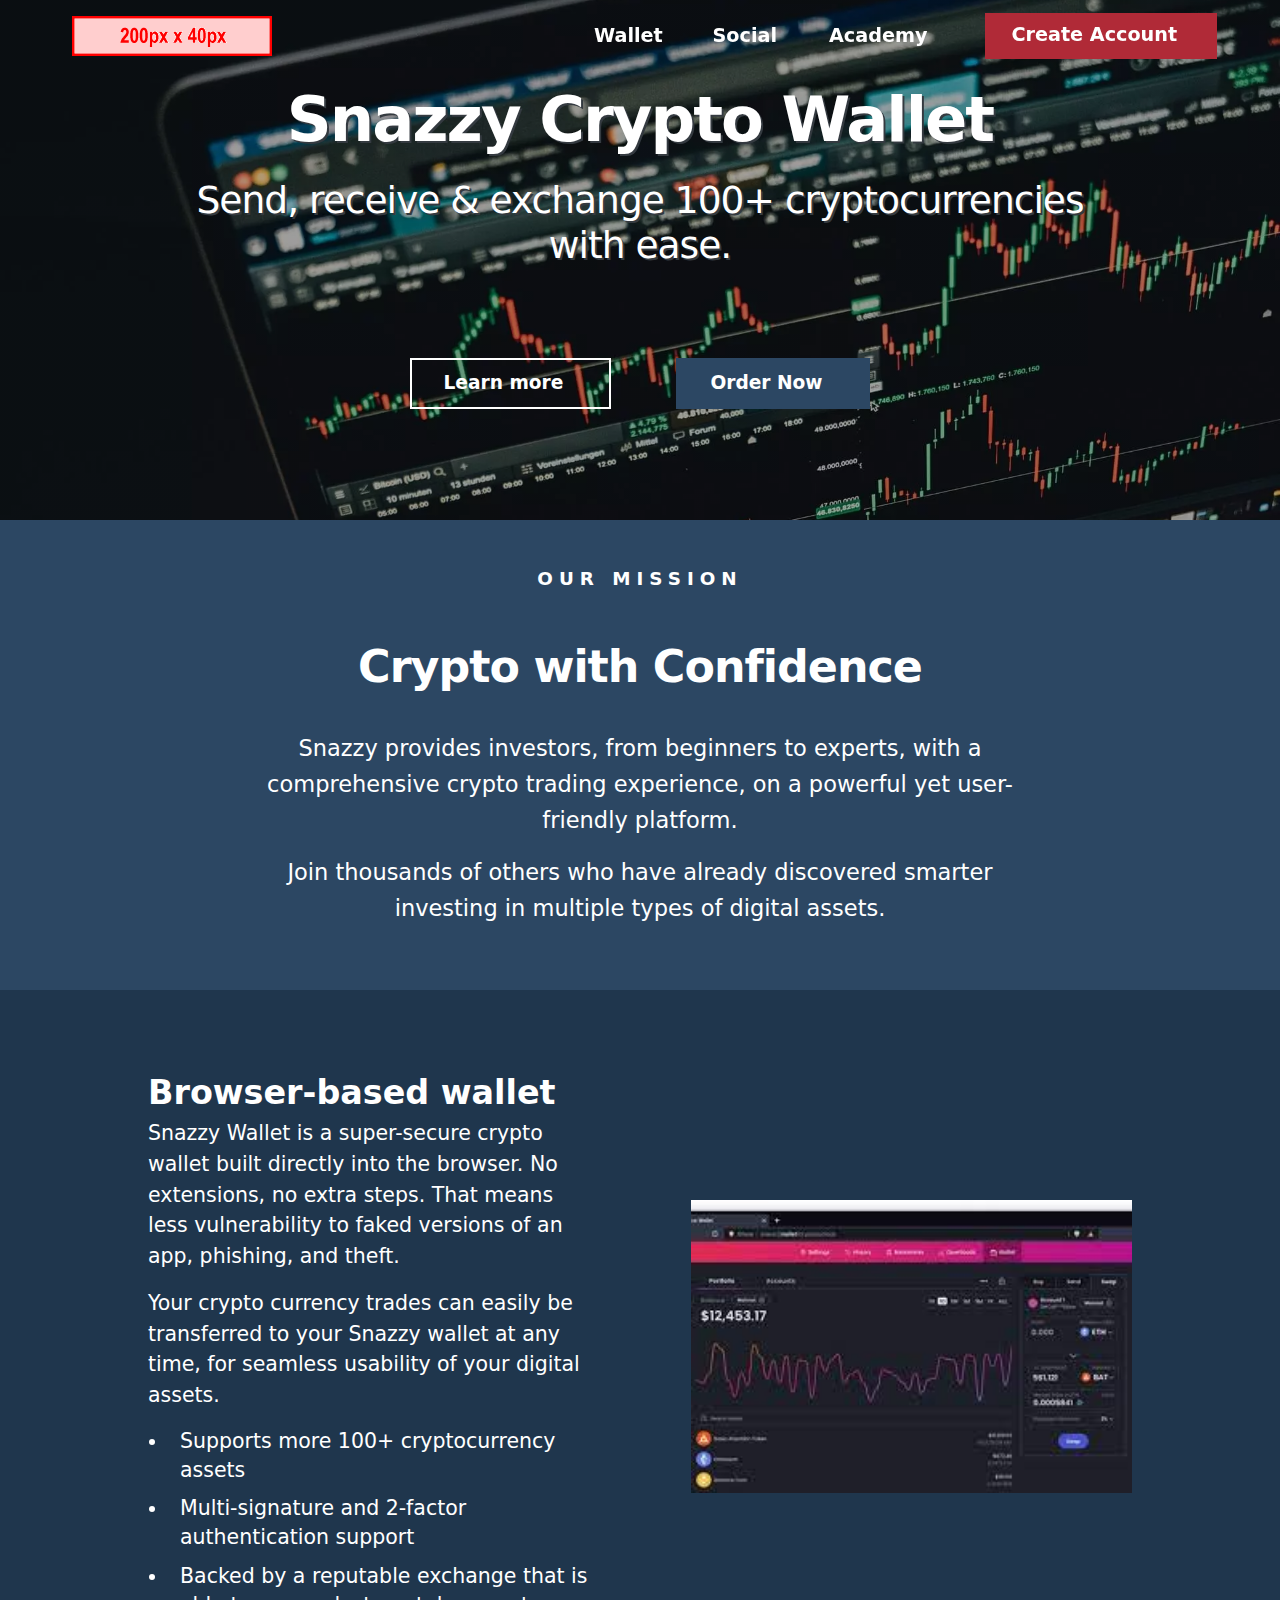
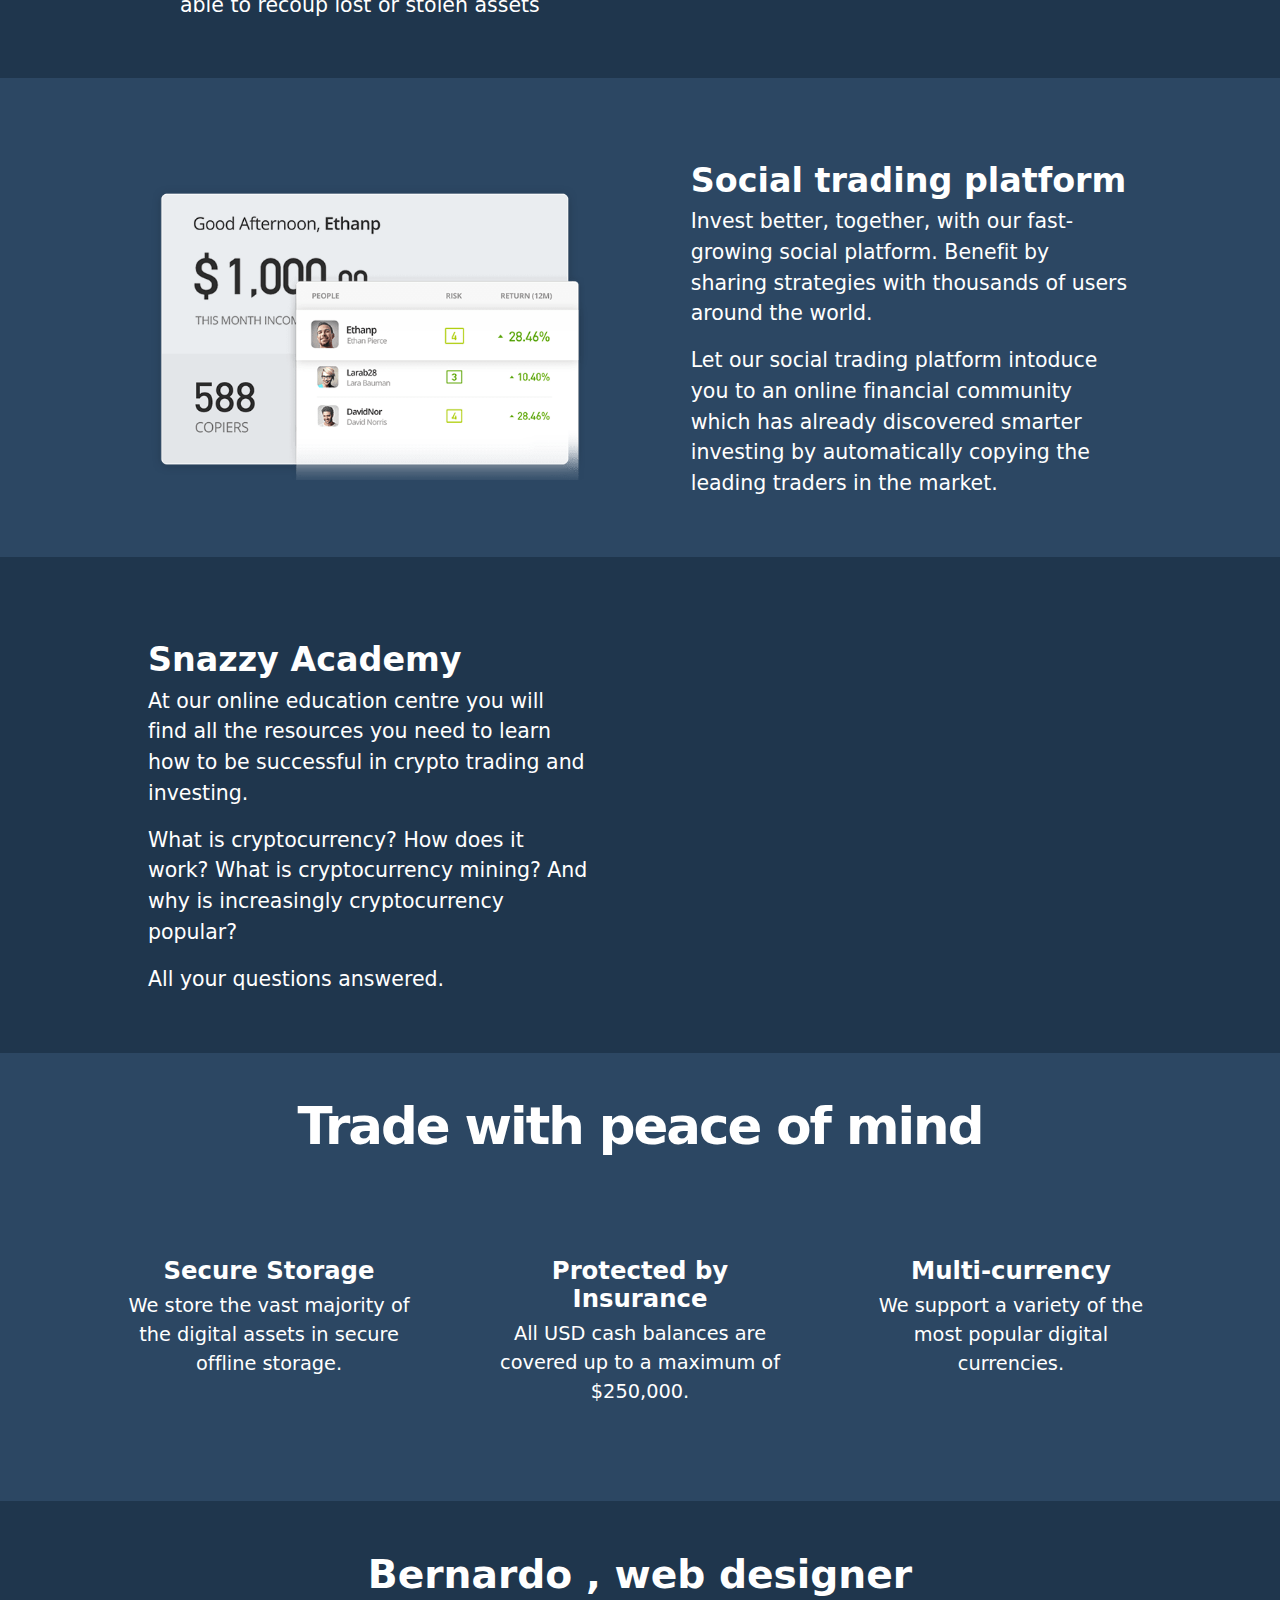
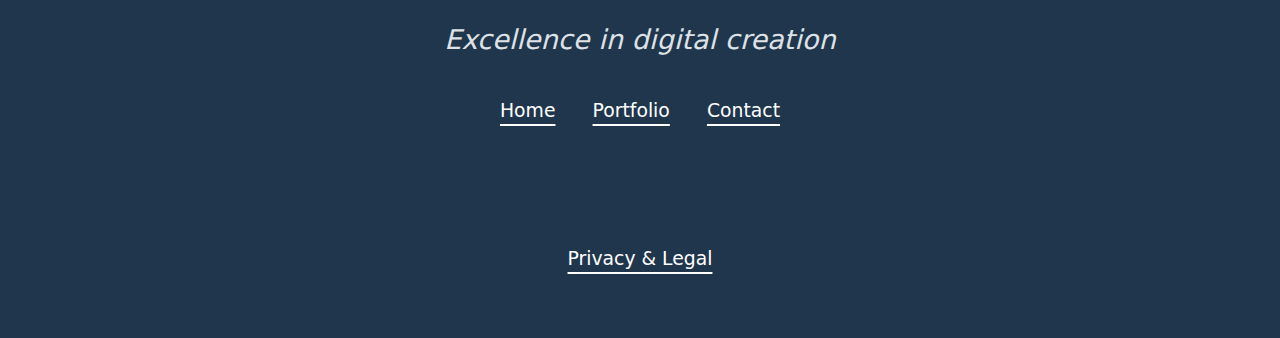
<file: crypto-wallet/index.html>
<!DOCTYPE html>
<html lang="en">
<head>
    <meta charset="UTF-8">
    <meta http-equiv="X-UA-Compatible" content="IE=edge">
    <meta name="viewport" content="width=device-width, initial-scale=1.0">
    <title>Sample Web Page Title</title>
    <meta name="description" content="Sample web page description goes here.">

	<!-- Preload hero image -->
    <link rel="preload" href="assets/img/main.webp" as="image">
   

	<!-- Stylesheets -->
    <link rel="stylesheet" href="assets/css/lunadoge.css" />
    <link rel="stylesheet" href="assets/css/custom.css" />

	<!-- Google Fonts -->
    <link rel="preconnect" href="https://fonts.googleapis.com">
    <link rel="preconnect" href="https://fonts.gstatic.com" crossorigin>
    <link href="https://fonts.googleapis.com/css2?family=Outfit:wght@400;700&display=swap" rel="stylesheet">
    
	<!-- Font Awesome 5 icons -->
	<link href="https://cdnjs.cloudflare.com/ajax/libs/font-awesome/5.14.0/css/all.min.css" rel="stylesheet" integrity="sha512-1PKOgIY59xJ8Co8+NE6FZ+LOAZKjy+KY8iq0G4B3CyeY6wYHN3yt9PW0XpSriVlkMXe40PTKnXrLnZ9+fkDaog==" crossorigin="anonymous">

    <!-- Light Awesome icons -->
    <link rel="stylesheet" href="https://maxst.icons8.com/vue-static/landings/line-awesome/line-awesome/1.3.0/css/line-awesome.min.css">

    <!-- Google Material Design Icons -->
    <link href="https://fonts.googleapis.com/icon?family=Material+Icons+Outlined"
    rel="stylesheet">

</head>


<body>

    <!-- navigation menu -->
   
    <nav class="container-menu menu-desktop menu-sticky">
        <a href="#"><img src="assets/img/website-logo.png" alt="website logo"></a>
        <ul>
            <li><a href="#wallet">Wallet</a></li>
            <li><a href="#social">Social</a></li>
            <li><a href="#academy">Academy</a></li>            
            <li><a href="#" id="btn-cta"><span>Create Account</span><i class="fas fa-arrow-right"></i></a></li>
        </ul>
        <div class="item-icon">
            <div class="bar1"></div>
            <div class="bar2"></div>
            <div class="bar3"></div>
        </div>
    </nav>


    </nav>

    <!-- header hero block -->
    <header>
        <header class="hero-block text-center-desktop text-center-mobile">

            <div class="hero-text-container">
                <h1 class="text-shadow">Snazzy Crypto Wallet</h1>
                <h2 class="text-shadow">Send, receive & exchange 100+ cryptocurrencies with ease.</h2>
            </div>
        
        
                <div class="container-btn">
                    <a href="#about" class="btn btn-secondary"><span>Learn more</span><i class="fas fa-arrow-right"></i></a>
                    <a href="#" class="btn btn-primary"><span>Order Now</span><i class="fas fa-shopping-cart"></i></a>
                   
                </div>
            
            <div class="hero-bg-media">
                <source srcset="img/awesomeWebPImage.webp" type="image/webp">
                <img src="assets/img/main.webp" alt="Placeholder image">
            </div>
    
            <div class="bg-overlay"></div>
        
        </header>
    </header>


    <!-- main content with sections -->
    <main>
        <section class="theme-one text-center" id="about">


            <div class="upper-label">Our Mission</div>

            <h2>Crypto with Confidence</h2>

            <p>Snazzy provides investors, from beginners to experts, with a comprehensive crypto trading experience, on a powerful yet user-friendly platform.</p>

            <p>Join thousands of others who have already discovered smarter investing in multiple types of digital assets.</p>

            </section>


            <section class="container-flex cols-2-split split-image-right theme-two" id="wallet">

                <div class="col-2">

                    <h2>Browser-based wallet</h2>

                    <p>Snazzy Wallet is a super-secure crypto wallet built directly into the browser. No extensions, no extra steps. That means less vulnerability to faked versions of an app, phishing, and theft.</p>

                    <p>Your crypto currency trades can easily be transferred to your Snazzy wallet at any time, for seamless usability of your digital assets.</p>

                <ul>

             <li>Supports more 100+ cryptocurrency assets</li>
             <li>Multi-signature and 2-factor authentication support</li>
             <li>Backed by a reputable exchange that is able to recoup lost or stolen assets</li>

            </ul>
                </div>
        
                <div class="col-2">
                    <figure><img src="assets/img/wallet.jpg" alt="eCommerce"></figure>
                </div>
            </section>

             
		<section class="container-flex cols-2-split theme-three split-image-left" id="social">

		<div class="col-2">

			<h2>Social trading platform</h2>

			<p>Invest better, together, with our fast-growing social platform. Benefit by sharing strategies with thousands of users around the world.</p>

            <p>Let our social trading platform intoduce you to an online financial community which has already discovered smarter investing by automatically copying the leading traders in the market.</p>

		</div>

		<div class="col-2">
			<figure><img src="assets/img/copy_trader.png" alt="eCommerce"></figure>
		</div>
	</section>  

		<section class="container-flex cols-2-split split-image-right theme-four" id="academy">

		<div class="col-2">
			<h2>Snazzy Academy</h2>

			<p>At our online education centre you will find all the resources you need to learn how to be successful in crypto trading and investing.</p>
            <p>What is cryptocurrency? How does it work? What is cryptocurrency mining? And why is increasingly cryptocurrency popular?</p>

           <p>All your questions answered.</p>

	</div>

		<div class="col-2">
			
		<figure>
		<div class="container-video-yt">
		<iframe width="560" height="315" src="https://www.youtube.com/embed/K8qYdD1sC7w" title="YouTube video player" frameborder="0" allow="accelerometer; autoplay; clipboard-write; encrypted-media; gyroscope; picture-in-picture" allowfullscreen></iframe>
    	</section>
       

        <section class="container-flex text-center theme-five">
            <div class="col-1 text-center">
                <h2>Trade with peace of mind</h2>
                
            </div>
    
            <div class="col-3">
                <figure class="icon"><i class="fas fa-database"></i></figure>
                
                <h3>Secure Storage</h3>
                <p>We store the vast majority of the digital assets in secure offline storage.</p>

            </div>
    
            <div class="col-3">
                <figure class="icon"><i class="fas fa-user-lock"></i></figure>
                
                <h3>Protected by Insurance</h3>
                <p>All USD cash balances are covered up to a maximum of $250,000.</p>
            </div>
    
            <div class="col-3">
                <figure class="icon"><i class="fab fa-bitcoin"></i></i></figure>
                
                <h3>Multi-currency</h3>
                <p>We support a variety of the most popular digital currencies.</p>
            </div>
        </section>

    </main>

    
    <!-- footer -->
        <footer>

            <h2>Bernardo , web designer</h2>
    
            <h3>Excellence in digital creation</h3>
    
            <ul class="footer-links">
                <li><a href="../index.html">Home</a></li>
                <li><a href="../portfolio/index.html">Portfolio</a></li>
                <li><a href="Contact/index.html">Contact</a></li>
            </ul>
    
            <ul class="footer-icons">
                <li><a href="https://fa-linkedin.com/nnnnnn" target="_blank"><i class="fab fa-linkedin"></i></a></li>
                <li><a href="https://github.com/username" target="_blank"><i class="fab fa-facebook-square"></i></a></li>
          
            </ul>
    
            <p class="privacy"><a href="privacy.html">Privacy &amp; Legal</a></p>
                 
    </footer>
       
    <script src="assets/js/menu.js"></script>

</body>
</html>
</file>
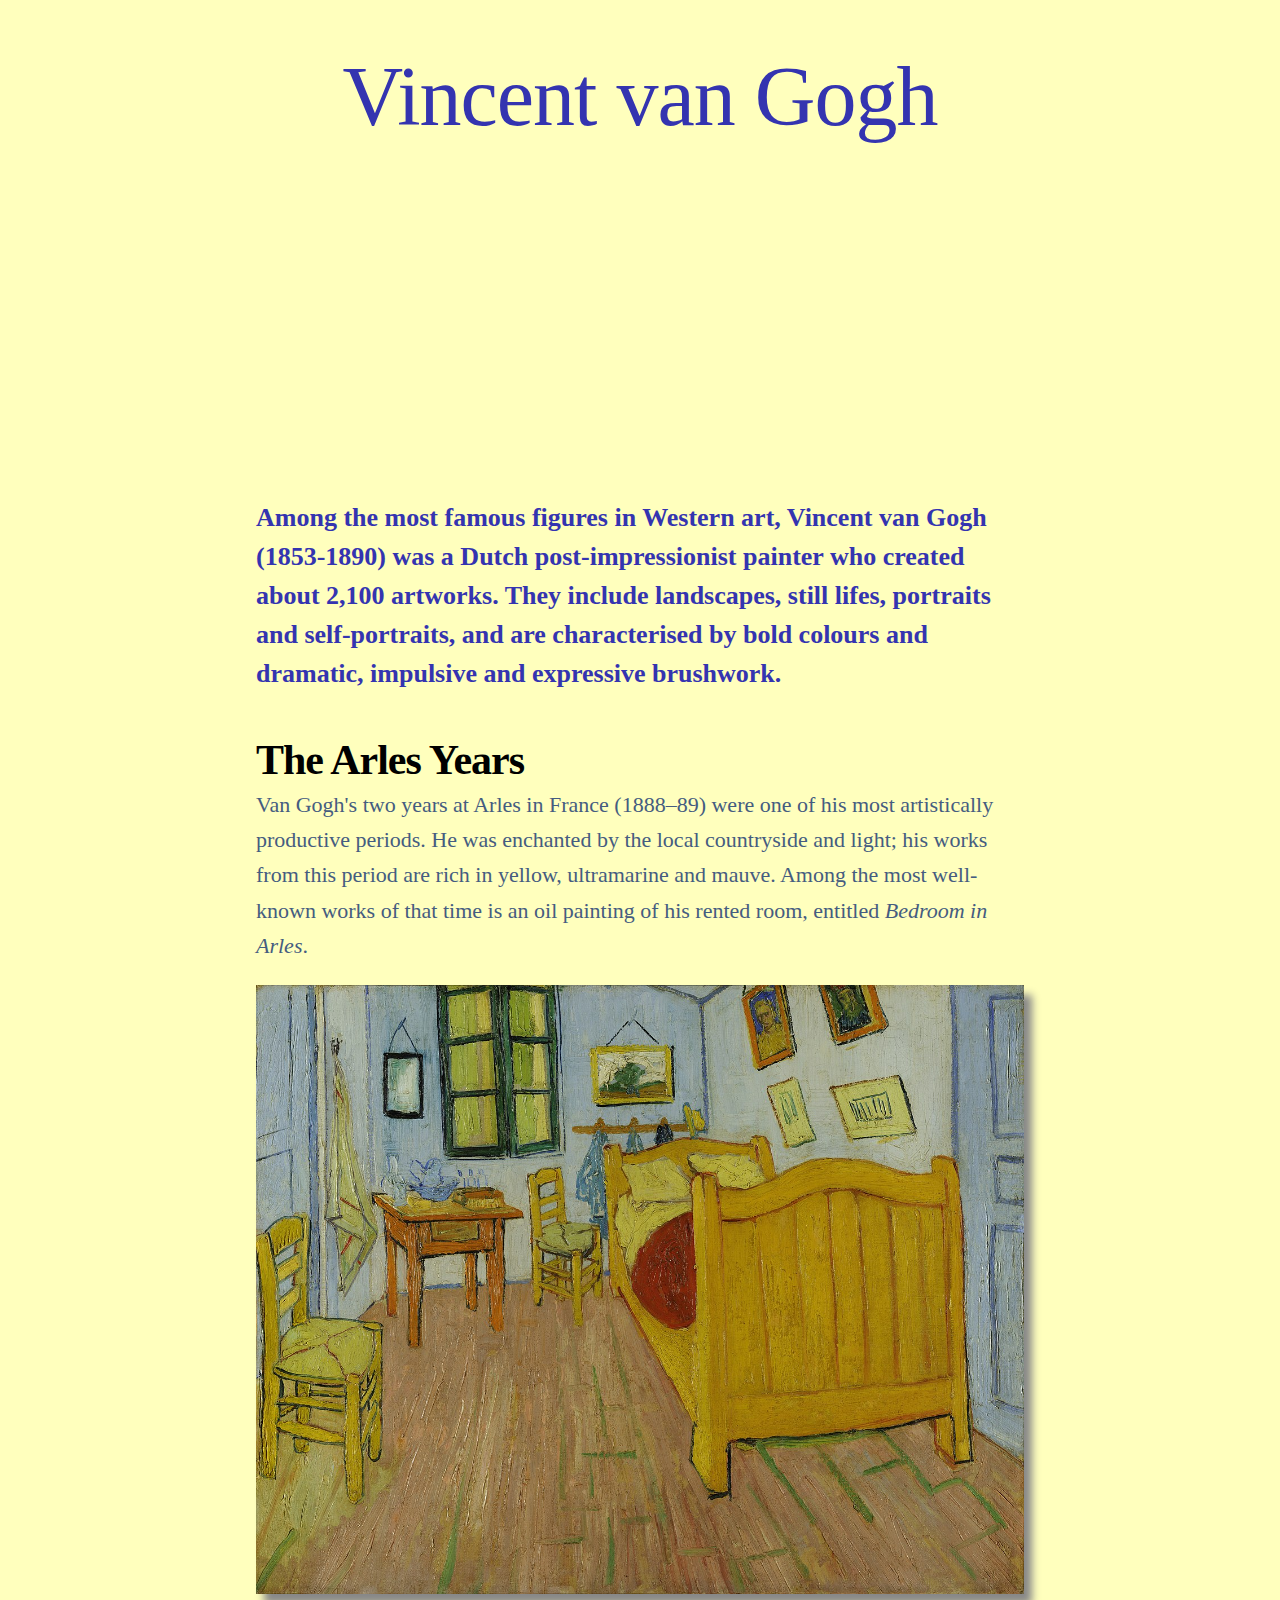
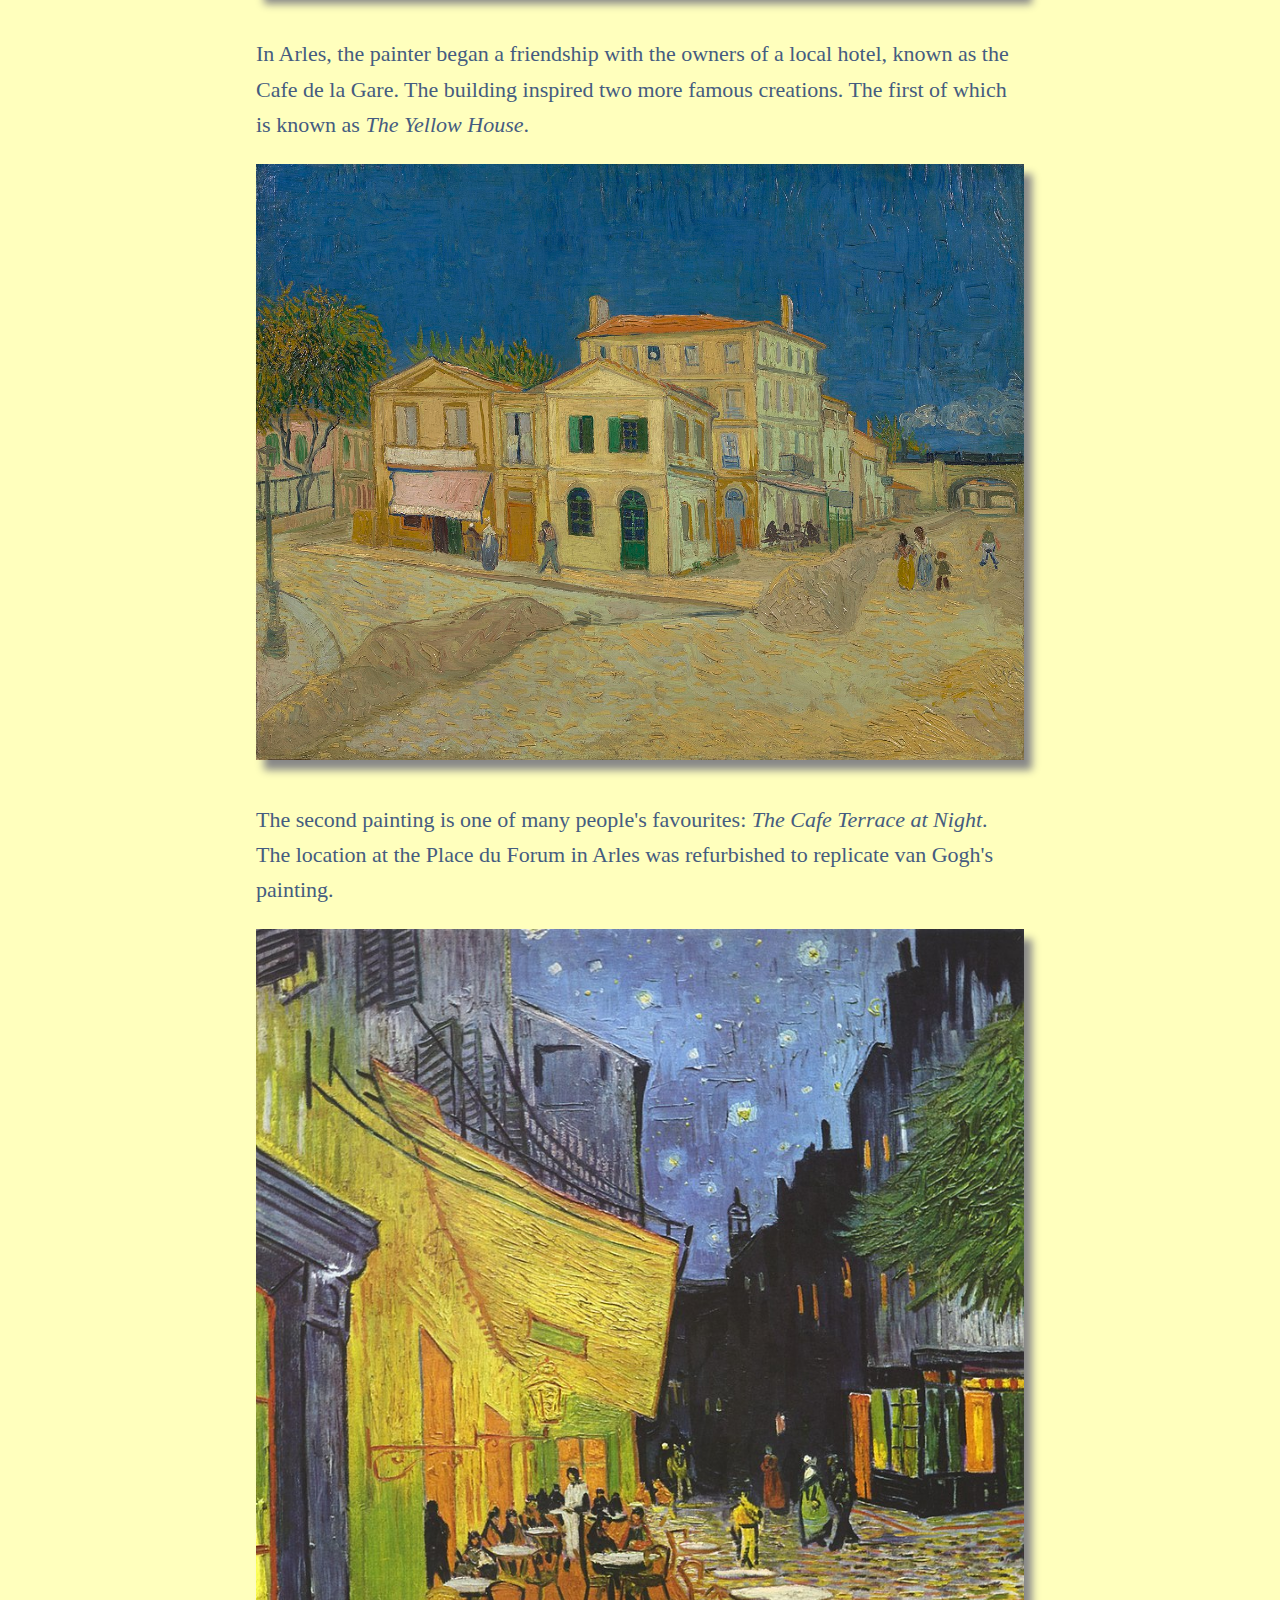
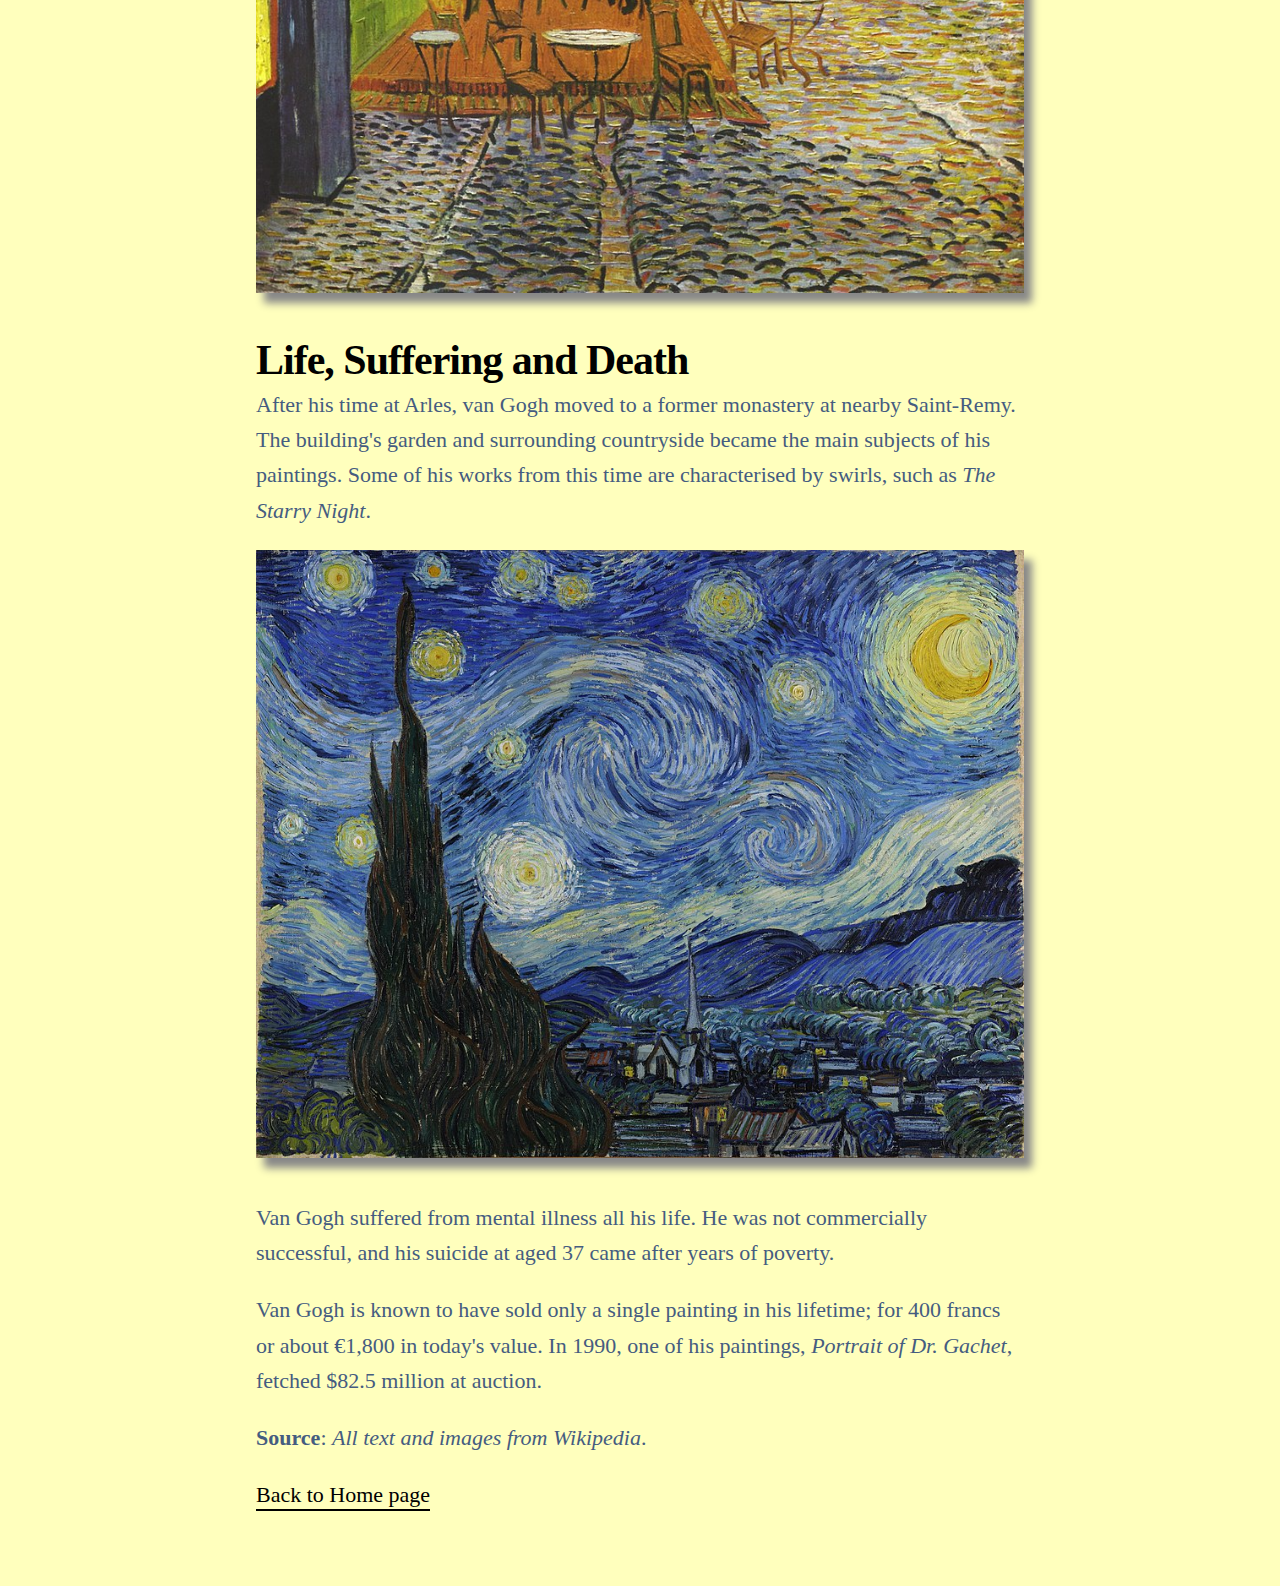
<file: van-gogh/index.html>
<!DOCTYPE html>
<html lang="en">
<head>
    <meta charset="UTF-8">
    <meta http-equiv="X-UA-Compatible" content="IE=edge">
    <meta name="viewport" content="width=device-width, initial-scale=1.0">
    <title>Vicent Van Gogh</title>
    <link rel="stylesheet" href="assets/css/style.css">
    <link rel="preconnect" href="https://fonts.googleapis.com">
    <link rel="preconnect" href="https://fonts.gstatic.com" crossorigin>
    <link href="https://fonts.googleapis.com/css2?family=Merriweather:ital,wght@0,400;0,700;1,400&display=swap" rel="stylesheet">


</head>

<body>
    <h1>Vincent van Gogh</h1>


    <iframe width="560" height="315" src="https://www.youtube.com/embed/wI2i5ca1RT4" title="YouTube video player" frameborder="0" allow="accelerometer; autoplay; clipboard-write; encrypted-media; gyroscope; picture-in-picture" allowfullscreen></iframe>

    <h2>Among the most famous figures in Western art, Vincent van Gogh (1853-1890) was a Dutch post-impressionist
         painter who created about 2,100 artworks. They include landscapes, still lifes, portraits and self-portraits, 
         and are characterised by bold colours and dramatic, impulsive and expressive brushwork.</h2>
    
    <h3>The Arles Years</h3>
    <p>Van Gogh's two years at Arles in France (1888–89) were one of his most artistically productive periods. He was enchanted by the local countryside and light; his works from this period are rich in yellow, ultramarine and mauve. Among the most well-known works of that time is an oil painting of his rented room, entitled <i>Bedroom in Arles</i>.</p>
    
    <img src="assets/img/bedroom-arles-van-gogh.jpg" alt="Bedroom in Arles, Van Gogh" >
    
    <p>In Arles, the painter began a friendship with the owners of a local hotel, known as the Cafe de la Gare. The building inspired two more famous creations. The first of which is known as <i>The Yellow House</i>.</p>  
    
    <img src="assets/img/yellow-house-van-gogh.jpg" alt="The Yellow House, Van Gogh" >
    
    <p>The second painting is one of many people's favourites: <i>The Cafe Terrace at Night</i>. The location at the Place du Forum in Arles was refurbished to replicate van Gogh's painting.</p>
    
    <img src="assets/img/cafe-terrace-at-night-van-gogh.jpg" alt="The Cafe Terrace at Night, Van Gogh" >
    
    <h3>Life, Suffering and Death</h3>
    
    <p>After his time at Arles, van Gogh moved to a former monastery at nearby Saint-Remy. The building's garden and surrounding countryside became the main subjects of his paintings. Some of his works from this time are characterised by swirls, such as <i>The Starry Night</i>.</p>
    
    <img src="assets/img/starry-night-van-gogh.jpg" alt="Starry Night, Van Gogh" >
    
    <p>Van Gogh suffered from mental illness all his life. He was not commercially successful, and his suicide at aged 37 came after years of poverty.</p>
    
    <p>Van Gogh is known to have sold only a single painting in his lifetime; for 400 francs or about €1,800 in today's value. In 1990, one of his paintings, <i>Portrait of Dr. Gachet</i>, fetched $82.5 million at auction.</p>
    
    
    <p><b>Source</b>: <i>All text and images from Wikipedia</i>.</p>
    <p><a href="../index.html">Back to Home page</a></p> 


</body>
</html>
</file>
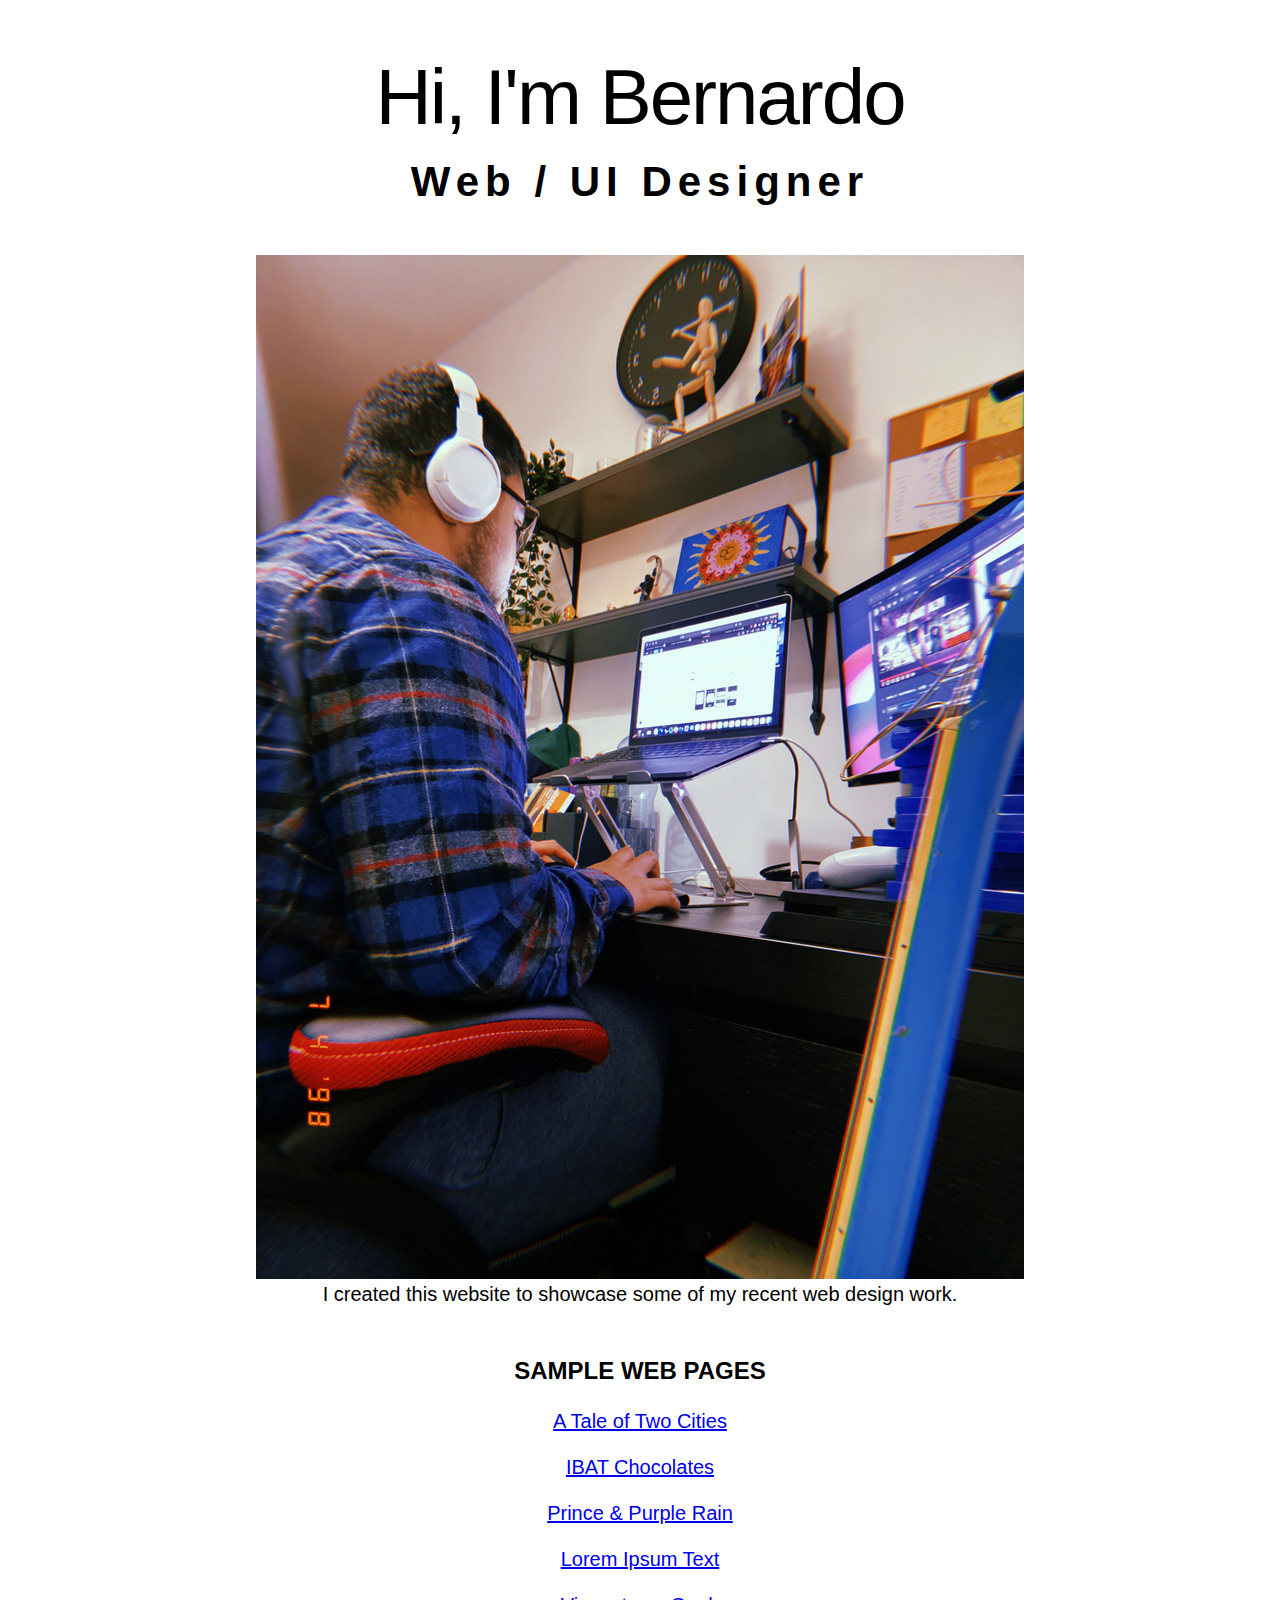
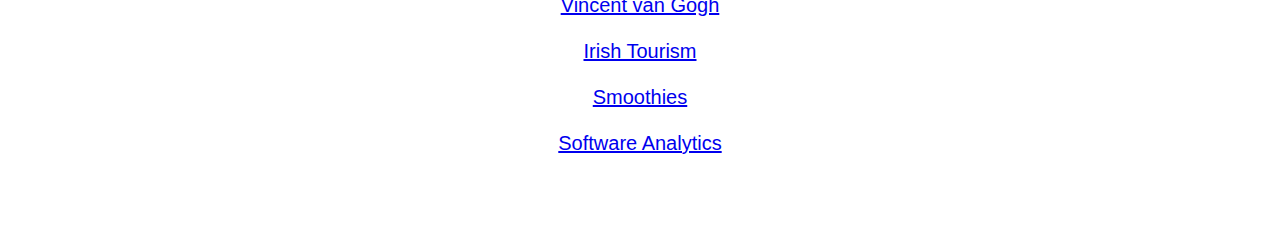
<file: exercises.html>
<!DOCTYPE html>
<html lang="en">
<head>
    <meta charset="UTF-8">
    <meta name="viewport" content="width=device-width, initial-scale=1.0">
    <title>Bernardo | Creative Digital Designer</title>
    <meta name="description" content="Hi I'm Mary, a UI & UX designer based in Dublin. Mobile and Responsive Web Design, eCommerce Websites, Branding and Logo Design."> 
    <link rel="stylesheet" href="assets/css/global.css">  

<!-- Global site tag (gtag.js) - Google Analytics -->
<script async src="https://www.googletagmanager.com/gtag/js?id=G-5YZ7WE96LW"></script>
<script>
  window.dataLayer = window.dataLayer || [];
  function gtag(){dataLayer.push(arguments);}
  gtag('js', new Date());

  gtag('config', 'G-5YZ7WE96LW');
</script>


</head>

<body>

    <h1>Hi, I'm Bernardo</h1>  

    <h2>Web / UI Designer</h2>

    <img src="assets/img/becomputer.jpg" alt="Computer">

    <p>I created this website to showcase some of my recent web design work.</p>  

    <h3>Sample Web Pages</h3>
    <p><a href="exercises/page-1.html">A Tale of Two Cities</a></p>
    <p><a href="exercises/page-2.html">IBAT Chocolates</a></p>
    <p><a href="exercises/page-3.html">Prince & Purple Rain</a></p>
    <p><a href="exercises/page-4.html">Lorem Ipsum Text</a></p>
    <p><a href="exercises/page-5.html">Vincent van Gogh</a></p> 
    <p><a href="exercises/page-6.html">Irish Tourism</a></p> 
    <p><a href="exercises/page-7.html">Smoothies</a></p> 
    <p><a href="exercises/page-8.html">Software Analytics</a></p> 

</body>
</html>
</file>
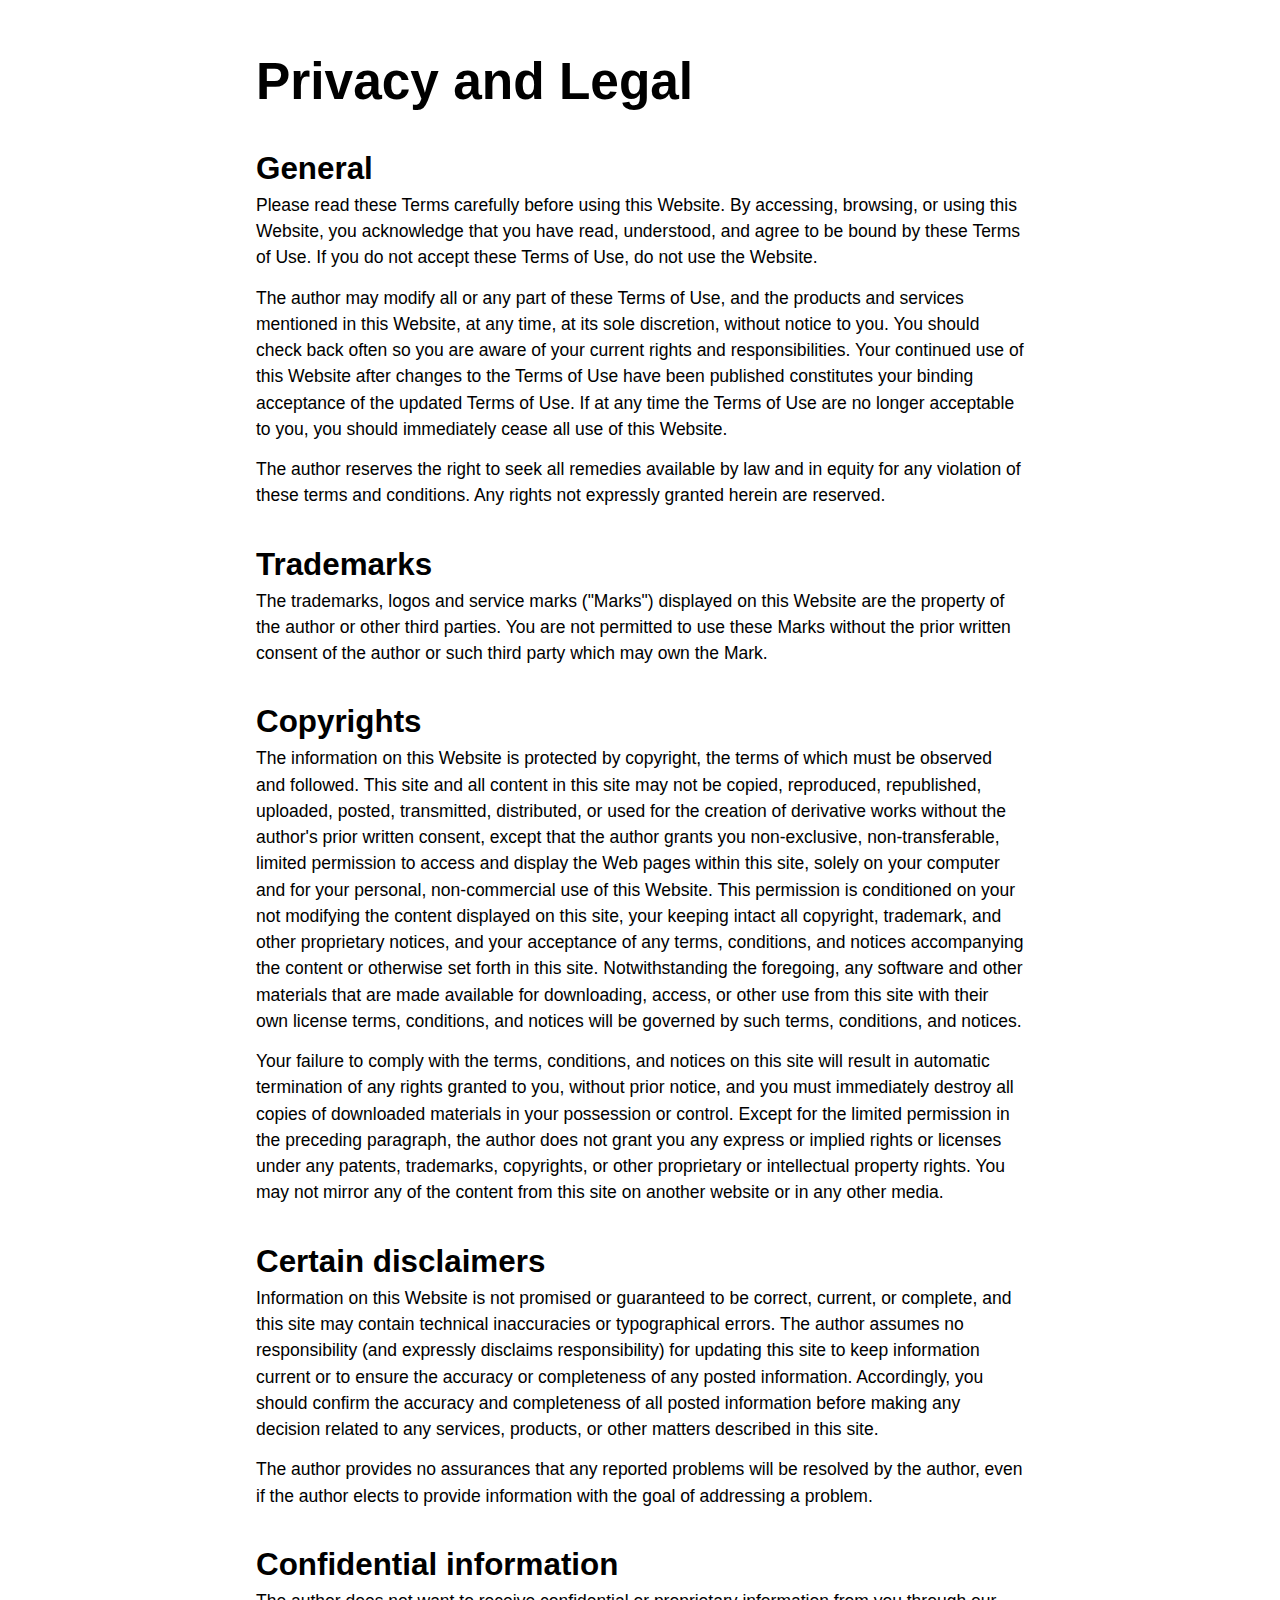
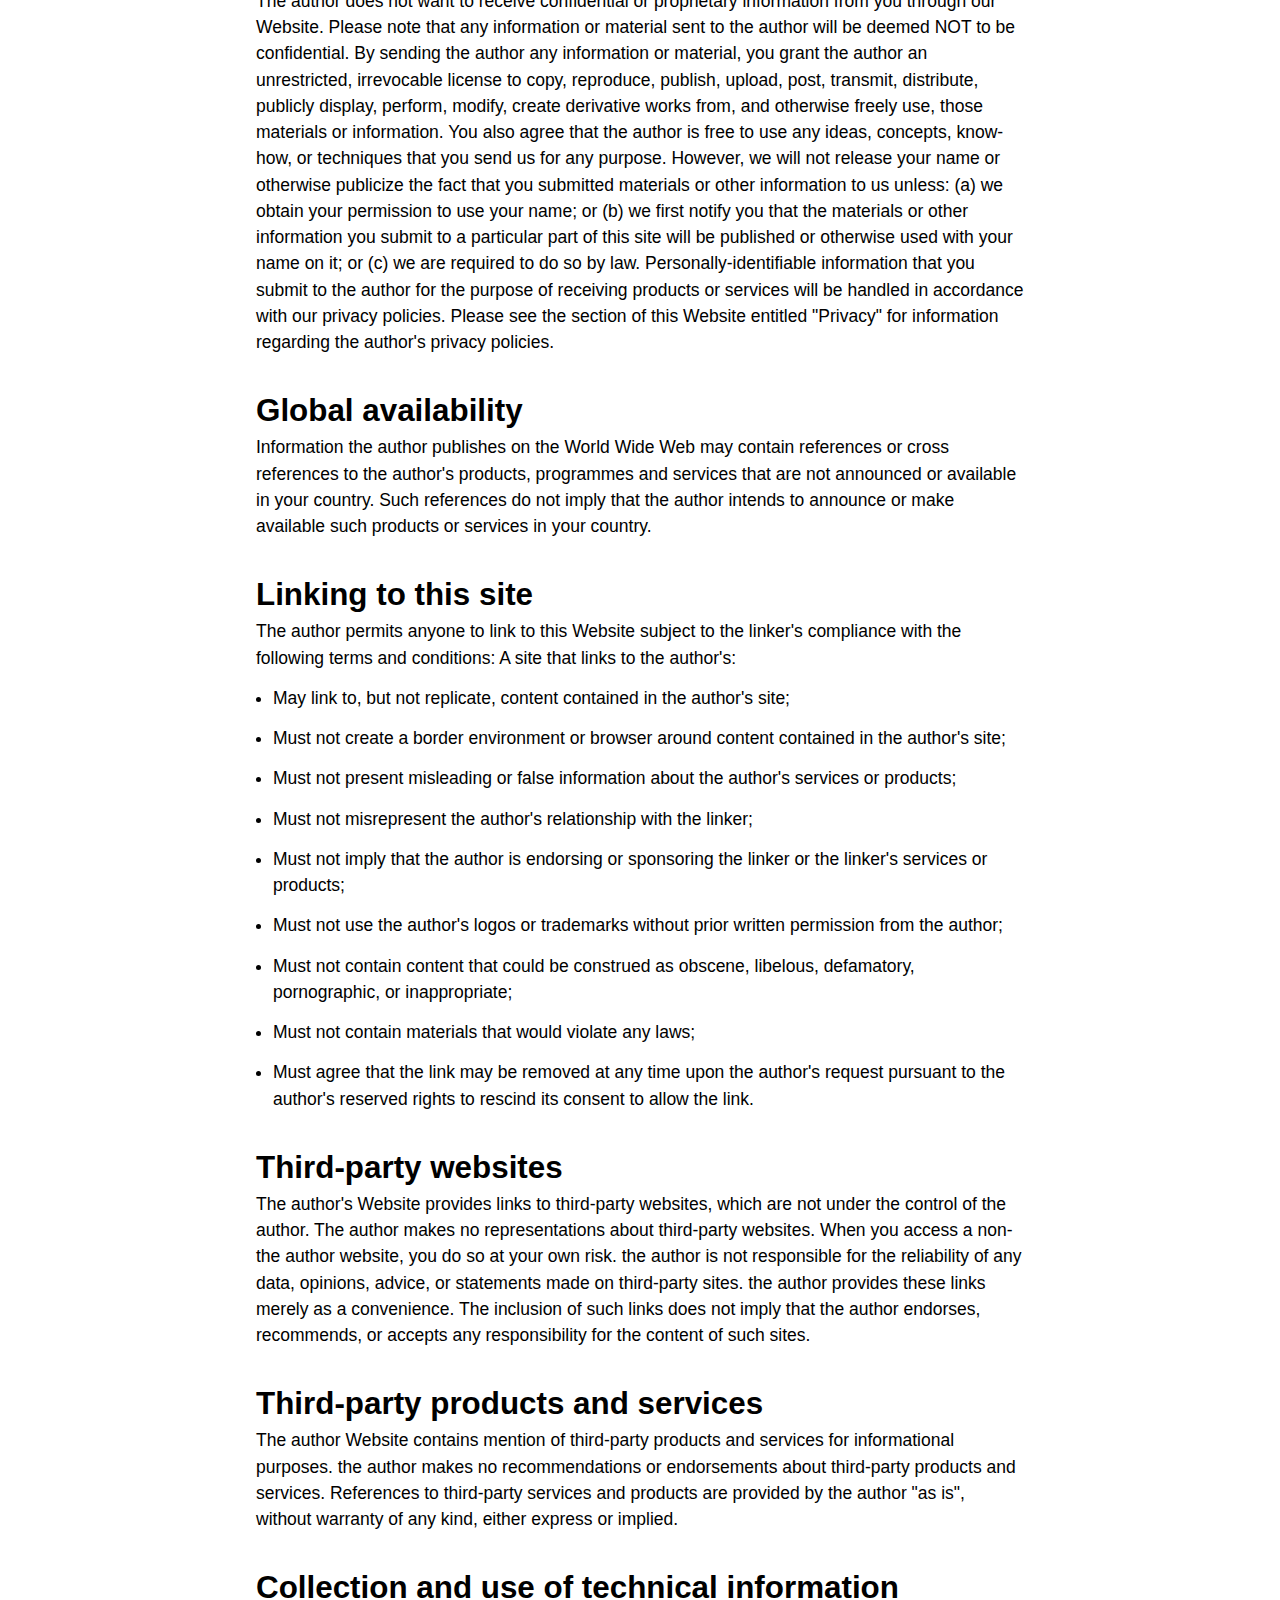
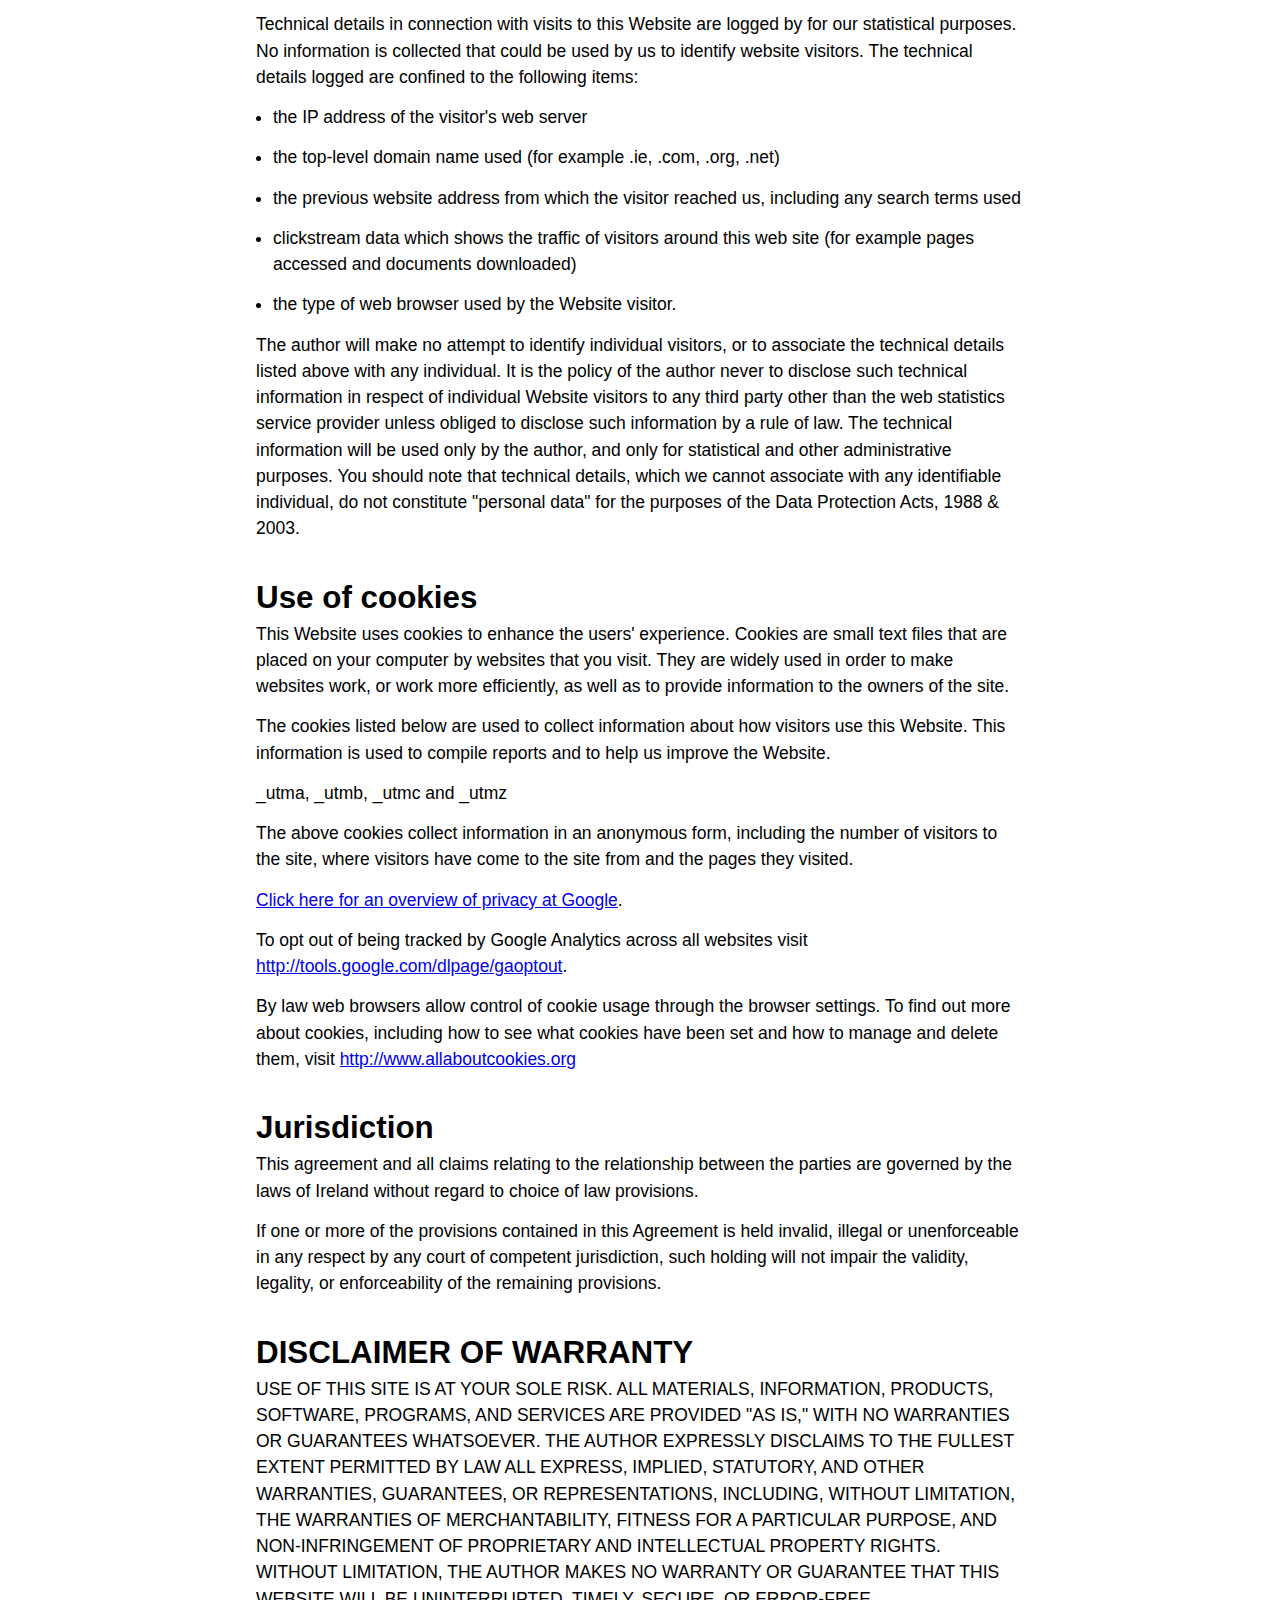
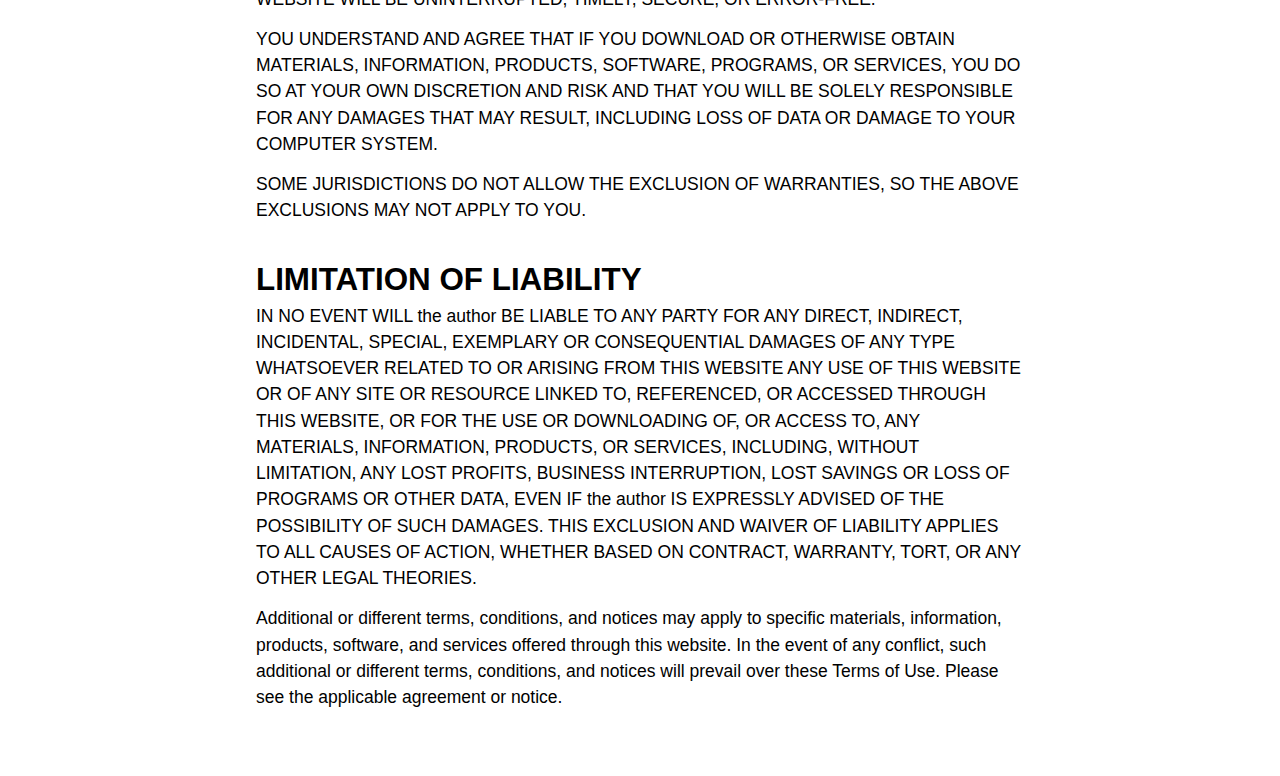
<file: privacy.html>
<!DOCTYPE html>
<html lang="en">
<head>
    <meta charset="UTF-8">
    <meta http-equiv="X-UA-Compatible" content="IE=edge">
    <meta name="viewport" content="width=device-width, initial-scale=1.0">
    <title>Privacy</title>
    <meta name="description" content="Privacy and Legal Statement for this Website">
    <style>

        * { margin: 0; padding: 0; border: none }
        *, *::before, *::after { box-sizing: border-box }
        html { height: 100%; font: inherit; font-size: 100%; vertical-align: baseline;
        scroll-behavior: smooth; scroll-padding-top: 20px }
        body { max-width: 1920px; line-height: 1.5; margin-left: auto; margin-right: auto; 
        min-height: 100vh; text-rendering: optimizeSpeed }  
        img { width: 100%; height: auto; display: block }
        h1, h2, h2, h4 { width: 100% }
        input, button, textarea, select { font: inherit }

        body { font-family: sans-serif }
        @media (min-width: 768px) { body { padding: 4% 20% } }
        @media (max-width: 767px) { body { padding: 12% 8% } }

        h1 { 
            font-size: calc(28px + (48 - 28) * ((100vw - 320px) / (1140 - 320)));
            font-weight: bold;
            line-height: 1.2;
            margin-bottom: 32px;
        }
        
        h2 { 
            font-size: calc(22px + (30 - 22) * ((100vw - 320px) / (1140 - 320)));
            margin-top: 32px;
        }
        
        p {
            line-height: 1.5;
            margin-bottom: 14px;
            font-size: calc(16px + (18 - 16) * ((100vw - 320px)/(1600 - 320)));
        }

        ul {
            margin-left: 17px;
        }

        li {
            line-height: 1.5;
            margin-bottom: 14px;
            font-size: calc(16px + (18 - 16) * ((100vw - 320px)/(1600 - 320)));
        }

        
        </style>
</head>

<body>
    

    <h1>Privacy and Legal</h1>

    <h2>General</h2>
    <p>Please read these Terms carefully before using this Website. By accessing, browsing, or using this Website, you acknowledge that you have read, understood, and agree to be bound by these Terms of Use. If you do not accept these Terms of Use, do not use the Website. </p>

    <p>The author may modify all or any part of these Terms of Use, and the products and services mentioned in this Website, at any time, at its sole discretion, without notice to you. You should check back often so you are aware of your current rights and responsibilities. Your continued use of this Website after changes to the Terms of Use have been published constitutes your binding acceptance of the updated Terms of Use. If at any time the Terms of Use are no longer acceptable to you, you should immediately cease all use of this Website.</p>
        
    <p>The author reserves the right to seek all remedies available by law and in equity for any violation of these terms and conditions. Any rights not expressly granted herein are reserved.</p>

    <h2>Trademarks</h2>
    <p>The trademarks, logos and service marks ("Marks") displayed on this Website are the property of the author or other third parties. You are not permitted to use these Marks without the prior written consent of the author or such third party which may own the Mark.</p>

    <h2>Copyrights</h2>
    <p>The information on this Website is protected by copyright, the terms of which must be observed and followed. This site and all content in this site may not be copied, reproduced, republished, uploaded, posted, transmitted, distributed, or used for the creation of derivative works without the author's prior written consent, except that the author grants you non-exclusive, non-transferable, limited permission to access and display the Web pages within this site, solely on your computer and for your personal, non-commercial use of this Website. This permission is conditioned on your not modifying the content displayed on this site, your keeping intact all copyright, trademark, and other proprietary notices, and your acceptance of any terms, conditions, and notices accompanying the content or otherwise set forth in this site. Notwithstanding the foregoing, any software and other materials that are made available for downloading, access, or other use from this site with their own license terms, conditions, and notices will be governed by such terms, conditions, and notices.</p>

    <p>Your failure to comply with the terms, conditions, and notices on this site will result in automatic termination of any rights granted to you, without prior notice, and you must immediately destroy all copies of downloaded materials in your possession or control. Except for the limited permission in the preceding paragraph, the author does not grant you any express or implied rights or licenses under any patents, trademarks, copyrights, or other proprietary or intellectual property rights. You may not mirror any of the content from this site on another website or in any other media.</p>

    <h2>Certain disclaimers</h2>
    <p>Information on this Website is not promised or guaranteed to be correct, current, or complete, and this site may contain technical inaccuracies or typographical errors. The author assumes no responsibility (and expressly disclaims responsibility) for updating this site to keep information current or to ensure the accuracy or completeness of any posted information. Accordingly, you should confirm the accuracy and completeness of all posted information before making any decision related to any services, products, or other matters described in this site.</p>

    <p>The author provides no assurances that any reported problems will be resolved by the author, even if the author elects to provide information with the goal of addressing a problem.</p>

    <h2>Confidential information</h2>
    <p>The author does not want to receive confidential or proprietary information from you through our Website. Please note that any information or material sent to the author will be deemed NOT to be confidential. By sending the author any information or material, you grant the author an unrestricted, irrevocable license to copy, reproduce, publish, upload, post, transmit, distribute, publicly display, perform, modify, create derivative works from, and otherwise freely use, those materials or information. You also agree that the author is free to use any ideas, concepts, know-how, or techniques that you send us for any purpose. However, we will not release your name or otherwise publicize the fact that you submitted materials or other information to us unless: (a) we obtain your permission to use your name; or (b) we first notify you that the materials or other information you submit to a particular part of this site will be published or otherwise used with your name on it; or (c) we are required to do so by law. Personally-identifiable information that you submit to the author for the purpose of receiving products or services will be handled in accordance with our privacy policies. Please see the section of this Website entitled "Privacy" for information regarding the author's privacy policies.</p>

    <h2>Global availability</h2>
    <p>Information the author publishes on the World Wide Web may contain references or cross references to the author's products, programmes and services that are not announced or available in your country. Such references do not imply that the author intends to announce or make available such products or services in your country.</p>

    <h2>Linking to this site</h2>
    <p>The author permits anyone to link to this Website subject to the linker's compliance with the following terms and conditions: A site that links to the author's:</p>

    <ul>
        <li>May link to, but not replicate, content contained in the author's site;</li>
        <li>Must not create a border environment or browser around content contained in the author's site;</li>
        <li>Must not present misleading or false information about the author's services or products;</li>
        <li>Must not misrepresent the author's relationship with the linker;</li>
        <li>Must not imply that the author is endorsing or sponsoring the linker or the linker's services or products;</li>
        <li>Must not use the author's logos or trademarks without prior written permission from the author;</li>
        <li>Must not contain content that could be construed as obscene, libelous, defamatory, pornographic, or inappropriate;</li>
        <li>Must not contain materials that would violate any laws;</li>
        <li>Must agree that the link may be removed at any time upon the author's request pursuant to the author's reserved rights to rescind its consent to allow the link.</li>
    </ul>

    <h2>Third-party websites</h2>
    <p>The author's Website provides links to third-party websites, which are not under the control of the author. The author makes no representations about third-party websites. When you access a non-the author website, you do so at your own risk. the author is not responsible for the reliability of any data, opinions, advice, or statements made on third-party sites. the author provides these links merely as a convenience. The inclusion of such links does not imply that the author endorses, recommends, or accepts any responsibility for the content of such sites.</p>

    <h2>Third-party products and services</h2>
    <p>The author Website contains mention of third-party products and services for informational purposes. the author makes no recommendations or endorsements about third-party products and services. References to third-party services and products are provided by the author "as is", without warranty of any kind, either express or implied.</p>

    <h2>Collection and use of technical information</h2>
    <p>Technical details in connection with visits to this Website are logged by for our statistical purposes. No information is collected that could be used by us to identify website visitors. The technical details logged are confined to the following items:</p>

    <ul>
        <li>the IP address of the visitor's web server</li>
        <li>the top-level domain name used (for example .ie, .com, .org, .net)</li>
        <li>the previous website address from which the visitor reached us, including any search terms used</li>
        <li>clickstream data which shows the traffic of visitors around this web site (for example pages accessed and documents downloaded)</li>
        <li>the type of web browser used by the Website visitor.</li>
    </ul>

    <p>The author will make no attempt to identify individual visitors, or to associate the technical details listed above with any individual. It is the policy of the author never to disclose such technical information in respect of individual Website visitors to any third party other than the web statistics service provider unless obliged to disclose such information by a rule of law. The technical information will be used only by the author, and only for statistical and other administrative purposes. You should note that technical details, which we cannot associate with any identifiable individual, do not constitute "personal data" for the purposes of the Data Protection Acts, 1988 & 2003.</p>

    <h2>Use of cookies</h2>
    <p>This Website uses cookies to enhance the users' experience. Cookies are small text files that are placed on your computer by websites that you visit. They are widely used in order to make websites work, or work more efficiently, as well as to provide information to the owners of the site.</p>

    <p>The cookies listed below are used to collect information about how visitors use this Website. This information is used to compile reports and to help us improve the Website.</p>
        
    <p>_utma, _utmb, _utmc and _utmz</p>

    <p>The above cookies collect information in an anonymous form, including the number of visitors to the site, where visitors have come to the site from and the pages they visited.</p>
    
    <p><a href="http://www.google.co.uk/intl/en/analytics/privacyoverview.html" target="_blank" class="fancy-link">Click here for an overview of privacy at Google</a>.</p>
    
    <p>To opt out of being tracked by Google Analytics across all websites visit <a target="_blank" href="http://tools.google.com/dlpage/gaoptout" class="fancy-link">http://tools.google.com/dlpage/gaoptout</a>.</p>

    <p>By law web browsers allow control of cookie usage through the browser settings. To find out more about cookies, including how to see what cookies have been set and how to manage and delete them, visit <a href="http://www.allaboutcookies.org" target="_blank" class="fancy-link">http://www.allaboutcookies.org</a></p>

    <h2>Jurisdiction</h2>

    <p>This agreement and all claims relating to the relationship between the parties are governed by the laws of Ireland without regard to choice of law provisions.</p>

    <p>If one or more of the provisions contained in this Agreement is held invalid, illegal or unenforceable in any respect by any court of competent jurisdiction, such holding will not impair the validity, legality, or enforceability of the remaining provisions.</p>

    <h2>DISCLAIMER OF WARRANTY</h2>
    <p>USE OF THIS SITE IS AT YOUR SOLE RISK. ALL MATERIALS, INFORMATION, PRODUCTS, SOFTWARE, PROGRAMS, AND SERVICES ARE PROVIDED "AS IS," WITH NO WARRANTIES OR GUARANTEES WHATSOEVER. THE AUTHOR EXPRESSLY DISCLAIMS TO THE FULLEST EXTENT PERMITTED BY LAW ALL EXPRESS, IMPLIED, STATUTORY, AND OTHER WARRANTIES, GUARANTEES, OR REPRESENTATIONS, INCLUDING, WITHOUT LIMITATION, THE WARRANTIES OF MERCHANTABILITY, FITNESS FOR A PARTICULAR PURPOSE, AND NON-INFRINGEMENT OF PROPRIETARY AND INTELLECTUAL PROPERTY RIGHTS. WITHOUT LIMITATION, THE AUTHOR MAKES NO WARRANTY OR GUARANTEE THAT THIS WEBSITE WILL BE UNINTERRUPTED, TIMELY, SECURE, OR ERROR-FREE.</p>

    <p>YOU UNDERSTAND AND AGREE THAT IF YOU DOWNLOAD OR OTHERWISE OBTAIN MATERIALS, INFORMATION, PRODUCTS, SOFTWARE, PROGRAMS, OR SERVICES, YOU DO SO AT YOUR OWN DISCRETION AND RISK AND THAT YOU WILL BE SOLELY RESPONSIBLE FOR ANY DAMAGES THAT MAY RESULT, INCLUDING LOSS OF DATA OR DAMAGE TO YOUR COMPUTER SYSTEM.</p>

    <p>SOME JURISDICTIONS DO NOT ALLOW THE EXCLUSION OF WARRANTIES, SO THE ABOVE EXCLUSIONS MAY NOT APPLY TO YOU.</p>

    <h2>LIMITATION OF LIABILITY</h2>
    <p>IN NO EVENT WILL the author BE LIABLE TO ANY PARTY FOR ANY DIRECT, INDIRECT, INCIDENTAL, SPECIAL, EXEMPLARY OR CONSEQUENTIAL DAMAGES OF ANY TYPE WHATSOEVER RELATED TO OR ARISING FROM THIS WEBSITE ANY USE OF THIS WEBSITE OR OF ANY SITE OR RESOURCE LINKED TO, REFERENCED, OR ACCESSED THROUGH THIS WEBSITE, OR FOR THE USE OR DOWNLOADING OF, OR ACCESS TO, ANY MATERIALS, INFORMATION, PRODUCTS, OR SERVICES, INCLUDING, WITHOUT LIMITATION, ANY LOST PROFITS, BUSINESS INTERRUPTION, LOST SAVINGS OR LOSS OF PROGRAMS OR OTHER DATA, EVEN IF the author IS EXPRESSLY ADVISED OF THE POSSIBILITY OF SUCH DAMAGES. THIS EXCLUSION AND WAIVER OF LIABILITY APPLIES TO ALL CAUSES OF ACTION, WHETHER BASED ON CONTRACT, WARRANTY, TORT, OR ANY OTHER LEGAL THEORIES.</p>

    <p>Additional or different terms, conditions, and notices may apply to specific materials, information, products, software, and services offered through this website. In the event of any conflict, such additional or different terms, conditions, and notices will prevail over these Terms of Use. Please see the applicable agreement or notice.</p>


</body>
</html>
</file>
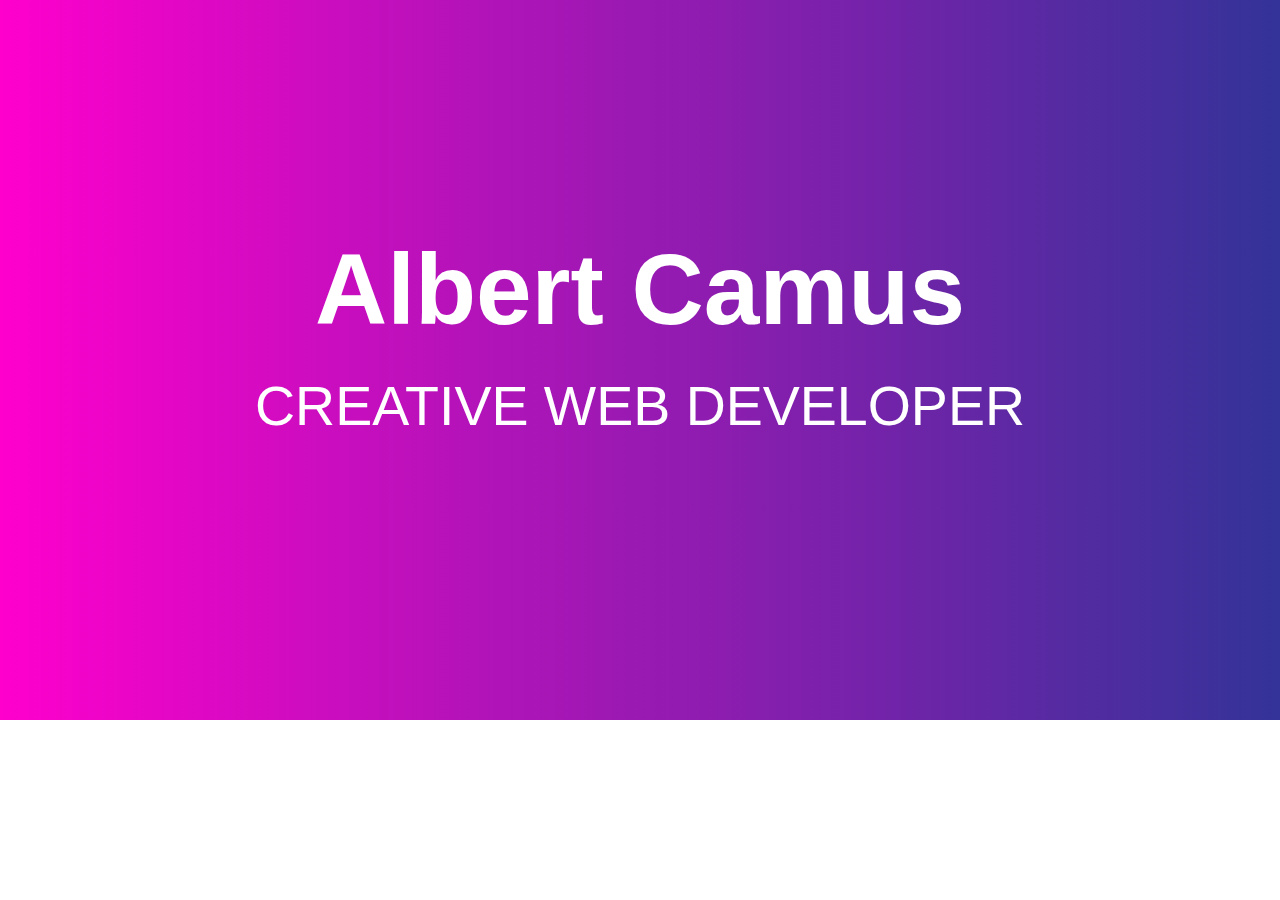
<file: exercises/hero-text.html>
<!DOCTYPE html>
<html lang="en">
<head>
    <meta charset="UTF-8">
    <meta http-equiv="X-UA-Compatible" content="IE=edge">
    <meta name="viewport" content="width=device-width, initial-scale=1.0">
    <title>Hero Block with Text</title>
    <meta name="description" content="An above-the-fold hero block with animated text and various background colours.">
    
    <link rel="stylesheet" href="assets/css/hero-text.css">

</head>


<body>

    <!-- hero block -->
    <header class="hero-block text-center">

        <div class="hero-text-container">
            <h1 class="slide-in-top">Albert Camus</h1>
            <h2 class="slide-in-left">Creative Web Developer</h2>
        </div>

    </header>
    <!-- /hero block -->

 

</body>
</html>
</file>
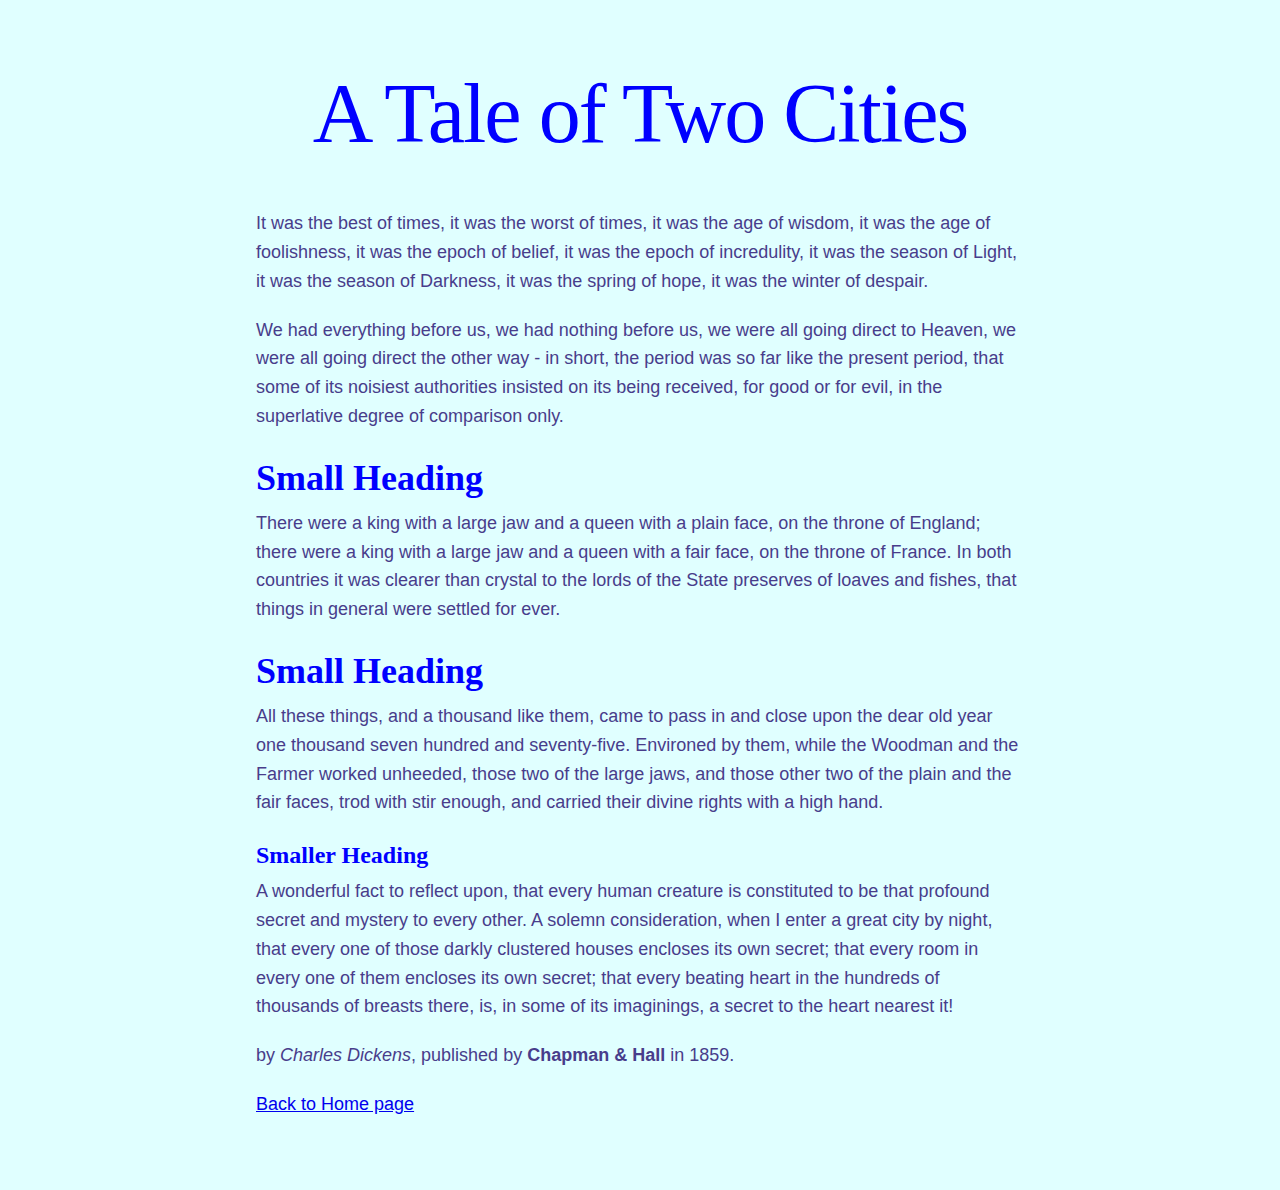
<file: exercises/page-1.html>
<!DOCTYPE html>
<html lang="en">
<head>
    <meta charset="UTF-8">
    <meta name="viewport" content="width=device-width, initial-scale=1.0">
    <title>A Tale of Two Cities</title>
    <meta name="description" content="A basic web page containing some text from A Tale of Two Cities, a novel published in 1859 by English author Charles Dickens.">
    <link rel="stylesheet" href="assets/css/style-1.css">
</head>

<body>

    <h1>A Tale of Two Cities</h1>

    <p>It was the best of times, it was the worst of times, it was the age of wisdom, it was the age of foolishness, it was the epoch of belief, it was the epoch of incredulity, it was the season of Light, it was the season of Darkness, it was the spring of hope, it was the winter of despair.</p>
    
    <p>We had everything before us, we had nothing before us, we were all going direct to Heaven, we were all going direct the other way - in short, the period was so far like the present period, that some of its noisiest authorities insisted on its being received, for good or for evil, in the superlative degree of comparison only.</p>
    
    <h2>Small Heading</h2>
    <p>There were a king with a large jaw and a queen with a plain face, on the throne of England; there were a king with a large jaw and a queen with a fair face, on the throne of France. In both countries it was clearer than crystal to the lords of the State preserves of loaves and fishes, that things in general were settled for ever.</p>
    
    <h2>Small Heading</h2>
    <p>All these things, and a thousand like them, came to pass in and close upon the dear old year one thousand seven hundred and seventy-five. Environed by them, while the Woodman and the Farmer worked unheeded, those two of the large jaws, and those other two of the plain and the fair faces, trod with stir enough, and carried their divine rights with a high hand.</p>
    
    <h3>Smaller Heading</h3>
    <p>A wonderful fact to reflect upon, that every human creature is constituted to be that profound secret and mystery to every other. A solemn consideration, when I enter a great city by night, that every one of those darkly clustered houses encloses its own secret; that every room in every one of them encloses its own secret; that every beating heart in the hundreds of thousands of breasts there, is, in some of its imaginings, a secret to the heart nearest it!</p>
    
    <p>by <i>Charles Dickens</i>, published by <b>Chapman & Hall</b> in 1859.</p>
       
    <!--- This is a comment -->

    <p><a href="../index.html">Back to Home page</a></p>
    
</body>
</html>
</file>
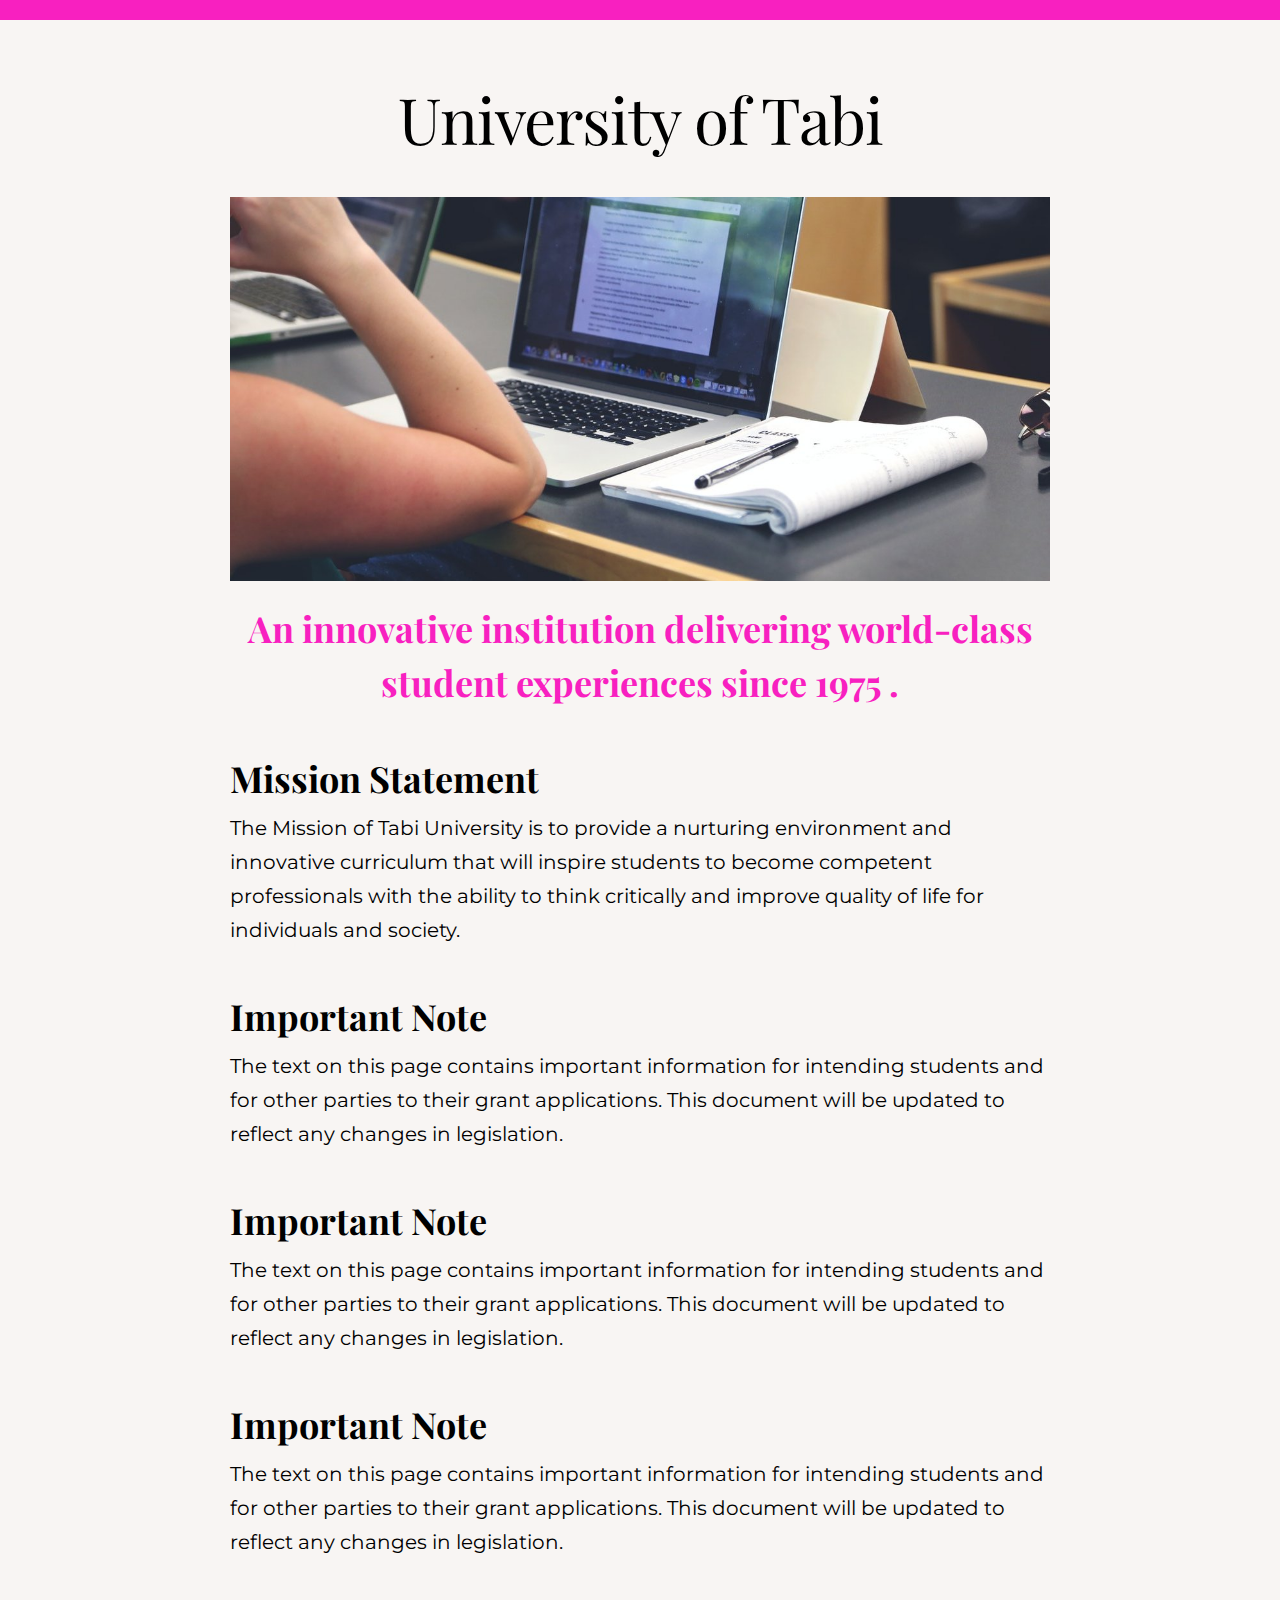
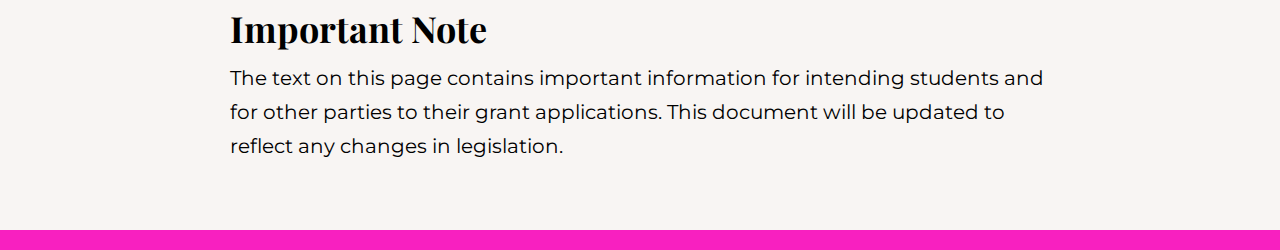
<file: exercises/page-10.html>
<!DOCTYPE html>
<html lang="en">
<head>
  <meta charset="utf-8">
  <meta name="robots" content="noindex">  
  <meta name="viewport" content="width=device-width, initial-scale=1.0">
  <meta http-equiv="X-UA-Compatible" content="IE=edge">

  <title>Sample web page with highlighted panels</title>

  <meta name="description" content="A sample web page of text in highighted divs with various background colour and border styles.">

  <link href="assets/css/style-10.css" rel="stylesheet">

  
  <link rel="preconnect" href="https://fonts.gstatic.com">
  <link href="https://fonts.googleapis.com/css2?family=Montserrat:ital,wght@0,400;0,700;1,400;1,700&family=Playfair+Display:ital,wght@0,400;0,700;1,400;1,700&display=swap" rel="stylesheet"> 

</head>

<body>

    <h1>University of Tabi</h1>

    <img src="assets/img/student-computer-screen.jpg" alt="Student at computer screen">

    <h2>An innovative institution delivering world-class student experiences since 1975 .</h2>

    <h3>Mission Statement</h3>
    <p>The Mission of Tabi University is to provide a nurturing environment and innovative curriculum that will inspire students to become competent professionals with the ability to think critically and improve  quality of life for individuals and society.</p>

    <div class="important-note-box box-style-1">  
        <h3>Important Note</h3>
        <p>The text on this page contains important information for intending students and for other parties to their grant applications. This document will be updated to reflect any changes in legislation.</p>
    </div>

    <div class="important-note-box box-style-2">  
        <h3>Important Note</h3>
      <p>The text on this page contains important information for intending students and for other parties to their grant applications. This document will be updated to reflect any changes in legislation.</p>
  </div>

  <div class="important-note-box box-style-3">  
    <h3>Important Note</h3>
        <p>The text on this page contains important information for intending students and for other parties to their grant applications. This document will be updated to reflect any changes in legislation.</p>
    </div>

    <div class="important-note-box box-style-4">  
        <h3>Important Note</h3>
      <p>The text on this page contains important information for intending students and for other parties to their grant applications. This document will be updated to reflect any changes in legislation.</p>
  </div>    

</body>
</html>
</file>
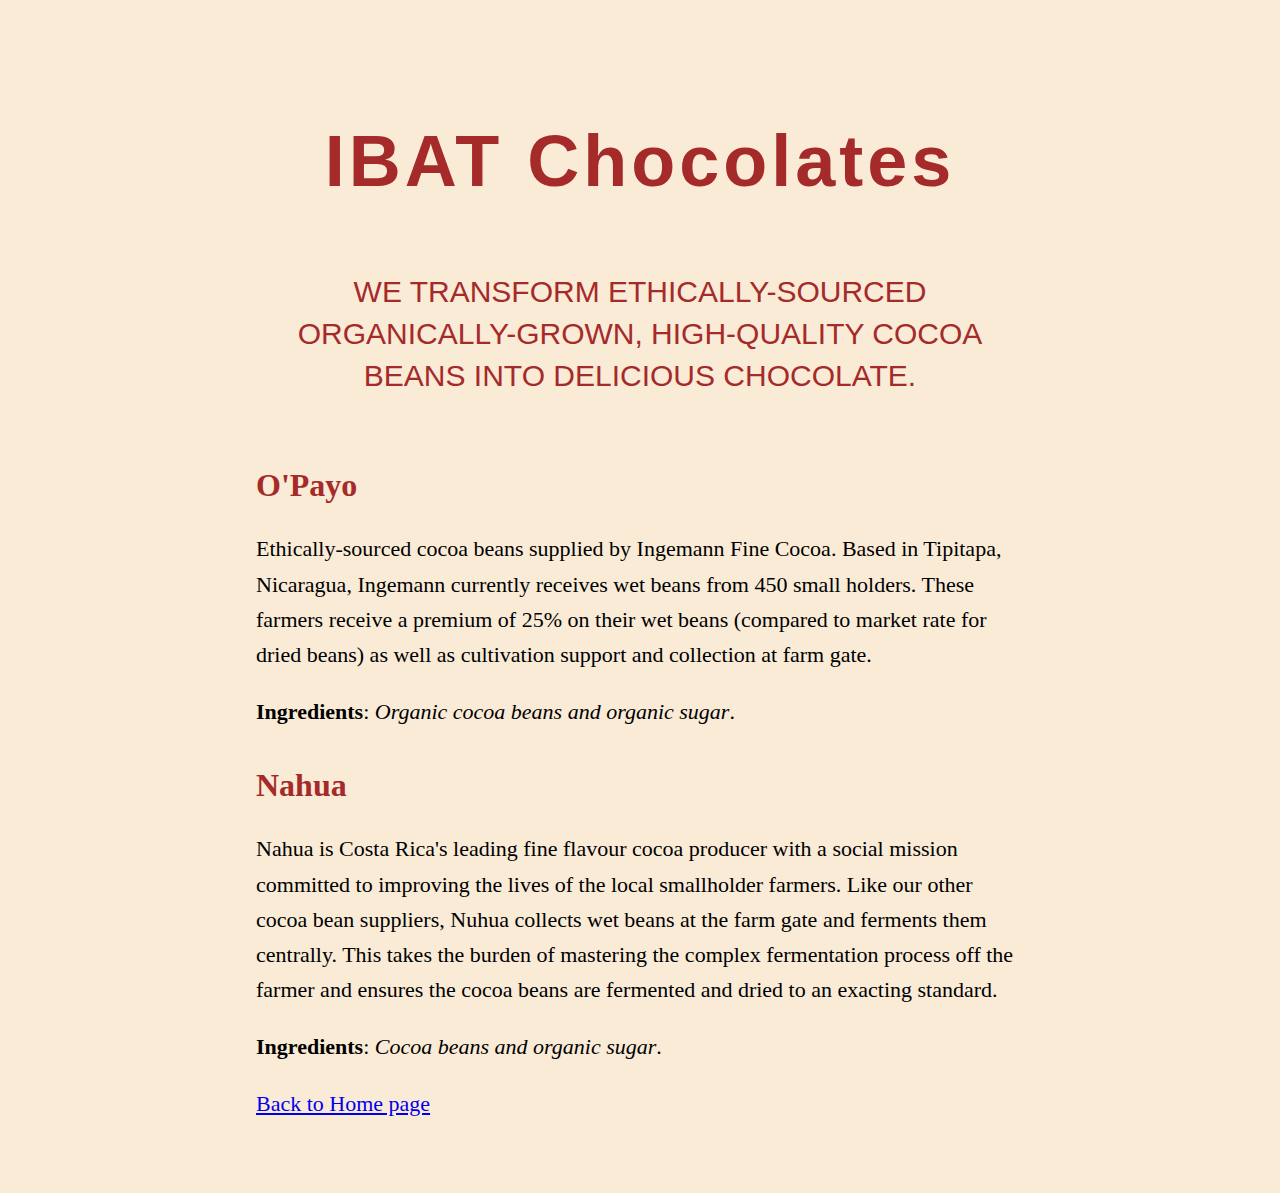
<file: exercises/page-2.html>
<!DOCTYPE html>
<html lang="en">
<head>
    <meta charset="UTF-8">
    <meta name="viewport" content="width=device-width, initial-scale=1.0">
    <title>IBAT Chocolates</title>
    <meta name="description" content="We transform ethically-sourced organically-grown, high-quality cocoa beans into delicious chocolate."> 
    <link rel="stylesheet" href="assets/css/style-2.css">    
</head>

<body>

    <h1>IBAT Chocolates</h1>

    <h2>We transform ethically-sourced organically-grown, high-quality cocoa beans into delicious chocolate.</h2>
    
    <h3>O'Payo</h3>
    <p>Ethically-sourced cocoa beans supplied by Ingemann Fine Cocoa. Based in Tipitapa, Nicaragua, Ingemann currently receives wet beans from 450 small holders. These farmers receive a premium of 25% on their wet beans (compared to market rate for dried beans) as well as cultivation support and collection at farm gate.</p>
    
    <p><b>Ingredients</b>: <i>Organic cocoa beans and organic sugar</i>.</p>
    
    <h3>Nahua</h3>
    <p>Nahua is Costa Rica's leading fine flavour cocoa producer with a social mission committed to improving the lives of the local smallholder farmers. Like our other cocoa bean suppliers, Nuhua collects wet beans at the farm gate and ferments them centrally. This takes the burden of mastering the complex fermentation process off the farmer and ensures the cocoa beans are fermented and dried to an exacting standard.</p>
    
    <p><b>Ingredients</b>: <i>Cocoa beans and organic sugar</i>.</p>
    
       
    <!--- This is a comment -->

    <p><a href="../index.html">Back to Home page</a></p>

</body>
</html>
</file>
<file: crypto-wallet/assets/css/custom.css>
/* ============ GLOBAL CUSTOM PROPERTIES ============  */

:root {
    /* Nicer than default sans-serif font */
    --sans-serif: -apple-system, system-ui, BlinkMacSystemFont, Segoe UI, Roboto, Helvetica Neue, Fira Sans, Ubuntu, Oxygen, Oxygen Sans, Cantarell, Droid Sans, Apple Color Emoji, Segoe UI Emoji, Segoe UI Emoji, Segoe UI Symbol, Lucida Grande, Helvetica, Arial, sans-serif;

    /* Color variables */
    --black-000: #000;
    --white-000: #fff;

    --gray-100: #f8f9fa;
    --gray-200: #e9ecef;
    --gray-300: #dee2e6;
    --gray-400: #ced4da;
    --gray-500: #adb5bd;
    --gray-600: #6c757d;
    --gray-700: #495057;
    --gray-800: #343a40;
    --gray-900: #212529;

    --blue-100: #cfe2ff;
    --blue-200: #9ec5fe;
    --blue-300: #6ea8fe;
    --blue-400: #3d8bfd;
    --blue-500: #0d6efd;
    --blue-600: #0a58ca;
    --blue-700: #084298;
    --blue-800: #052c65;
    --blue-900: #031633;

    --indigo-100: #e0cffc;
    --indigo-200: #c29ffa;
    --indigo-300: #a370f7;
    --indigo-400: #8540f5;
    --indigo-500: #6610f2;
    --indigo-600: #520dc2;
    --indigo-700: #3d0a91;
    --indigo-800: #290661;
    --indigo-900: #140330;

    --purple-100: #e2d9f3;
    --purple-200: #c5b3e6;
    --purple-300: #a98eda;
    --purple-400: #8c68cd;
    --purple-500: #6f42c1;
    --purple-600: #59359a;
    --purple-700: #432874;
    --purple-800: #2c1a4d;
    --purple-900: #160d27;

    --pink-100: #f7d6e6;
    --pink-200: #efadce;
    --pink-300: #e685b5;
    --pink-400: #de5c9d;
    --pink-500: #d63384;
    --pink-600: #ab296a;
    --pink-700: #801f4f;
    --pink-800: #561435;
    --pink-900: #2b0a1a;

    --red-100: #f8d7da;
    --red-200: #f1aeb5;
    --red-300: #ea868f;
    --red-400: #e35d6a;
    --red-500: #dc3545;
    --red-600: #b02a37;
    --red-700: #842029;
    --red-800: #58151c;
    --red-900: #2c0b0e;

    --orange-100: #ffe5d0;
    --orange-200: #fecba1;
    --orange-300: #feb272;
    --orange-400: #fd9843;
    --orange-500: #fd7e14;
    --orange-600: #ca6510;
    --orange-700: #984c0c;
    --orange-800: #653208;
    --orange-900: #331904;

    --yellow-100: #fff3cd;
    --yellow-200: #ffe69c;
    --yellow-300: #ffda6a;
    --yellow-400: #ffcd39;
    --yellow-500: #ffc107;
    --yellow-600: #cc9a06;
    --yellow-700: #997404;
    --yellow-800: #664d03;
    --yellow-900: #332701;

    --green-100: #d1e7dd;
    --green-200: #a3cfbb;
    --green-300: #75b798;
    --green-400: #479f76;
    --green-500: #198754;
    --green-600: #146c43;
    --green-700: #0f5132;
    --green-800: #0a3622;
    --green-900: #051b11;

    --teal-100: #d2f4ea;
    --teal-200: #a6e9d5;
    --teal-300: #79dfc1;
    --teal-400: #4dd4ac;
    --teal-500: #20c997;
    --teal-600: #1aa179;
    --teal-700: #13795b;
    --teal-800: #0d503c;
    --teal-900: #06281e;

    --cyan-100: #cff4fc;
    --cyan-200: #9eeaf9;
    --cyan-300: #6edff6;
    --cyan-400: #3dd5f3;
    --cyan-500: #0dcaf0;
    --cyan-600: #0aa2c0;
    --cyan-700: #087990;
    --cyan-800: #055160;
    --cyan-900: #032830;

    --ontrend-100: #fff4d9;
    --ontrend-200: #fdd0bb;
    --ontrend-300: #fea8b3;
    --ontrend-400: #7dcfe7;
    --ontrend-500: #0b6655;
    --ontrend-600: #400c3e;
    --ontrend-700: #2c4763;
    --ontrend-800: #1f364d;
    --ontrend-900: #0e2439;

    --global-font: var(--sans-serif);
    --drop-shadow: var(--gray-500);
    --img-border: var(--gray-700);
}

/* Global font */
body { font-family: 'Outfit', sans-serif }

.container-menu.menu-desktop { background-color: var(--trans-000) }
.container-menu.menu-mobile { background-color: var(--trans-000) }
.container-menu.menu-mobile ul.mobile-display { background-color: var(--trans-000) }
.container-menu a#btn-cta:link,
.container-menu a#btn-cta:visited { color: var(--white-000) }
.container-menu a:link,
.container-menu a:visited { color: var(--white-000) }
.container-menu a:focus,
.container-menu a:hover,
.container-menu a:active { color: var(--blue-100) }
.container-menu.menu-sticky.menu-desktop.menu-on-scroll,
.container-menu.menu-sticky.menu-mobile.menu-on-scroll,
.container-menu.menu-sticky.menu-mobile ul.mobile-display { background-color: var(--ontrend-900) }
.container-menu.menu-sticky.menu-desktop.menu-on-scroll,
.container-menu.menu-sticky.menu-mobile.menu-on-scroll,
.container-menu.menu-sticky.menu-mobile ul.mobile-display { background-color: var(--ontrend-900) }
.container-menu.menu-sticky.menu-desktop.menu-on-scroll,
.container-menu.menu-sticky.menu-mobile.menu-on-scroll,
.container-menu.menu-sticky.menu-mobile ul.mobile-display { background-color: var(--ontrend-900) }
.container-menu.menu-sticky.menu-desktop.menu-on-scroll,
.container-menu.menu-sticky.menu-mobile.menu-on-scroll,
.container-menu.menu-sticky.menu-mobile ul.mobile-display { background-color: var(--ontrend-900) }
.container-menu.menu-sticky.menu-desktop.menu-on-scroll,
.container-menu.menu-sticky.menu-mobile.menu-on-scroll,
.container-menu.menu-sticky.menu-mobile ul.mobile-display { background-color: var(--ontrend-800) }
.container-menu.menu-sticky.menu-desktop.menu-on-scroll,
.container-menu.menu-sticky.menu-mobile.menu-on-scroll,
.container-menu.menu-sticky.menu-mobile ul.mobile-display { background-color: var(--ontrend-900) }
.container-menu a#btn-cta:focus,
.container-menu a#btn-cta:hover,
.container-menu a#btn-cta:active { border-color: var(--white-000) }
.container-menu a#btn-cta:focus,
.container-menu a#btn-cta:hover,
.container-menu a#btn-cta:active { border-color: var(--red-600) }
.container-menu a#btn-cta:link,
.container-menu a#btn-cta:visited { background-color: var(--red-600) }
.container-menu a#btn-cta:link,
.container-menu a#btn-cta:visited { border-color: var(--red-600) }
.container-menu a#btn-cta:focus,
.container-menu a#btn-cta:hover,
.container-menu a#btn-cta:active { background-color: var(--red-400) }
.container-menu a#btn-cta:focus,
.container-menu a#btn-cta:hover,
.container-menu a#btn-cta:active { border-color: var(--red-400) }



body { font-family: var(--global-font) }
header.hero-block a.btn-primary:link,
header.hero-block a.btn-primary:visited { background-color: var(--ontrend-700) }

header.hero-block a.btn-primary:link,
header.hero-block a.btn-primary:visited { border-color: var(--ontrend-700) }

header.hero-block a.btn-primary:focus,
header.hero-block a.btn-primary:hover,
header.hero-block a.btn-primary:active { border-color: var(--ontrend-800) }

header.hero-block a.btn-primary:focus,
header.hero-block a.btn-primary:hover,
header.hero-block a.btn-primary:active { background-color: var(--ontrend-800) }

.theme-one { background-color: var(--ontrend-700) }
.theme-one h2 { color: var(--white-000) } 
.theme-one h3 { color: var(--white-000) } 
.theme-one .upper-label { color: var(--white-000) }
.theme-one p { color: var(--white-000) }
.theme-one li { color: var(--white-000) }

.theme-two { background-color: var(--ontrend-800) }
.theme-two .col-2 h2 { color: var(--white-000) }
.theme-two .col-2 p { color: var(--white-000) }
.theme-two .col-2 li { color: var(--white-000) }

.theme-three { background-color: var(--ontrend-700) }
.theme-three .col-2 h2 { color: var(--white-000) }
.theme-three .col-2 p { color: var(--white-000) }
.theme-three .col-2 li { color: var(--white-000) }

.theme-four { background-color: var(--ontrend-800) }
.theme-four .col-2 h2 { color: var(--white-000) }
.theme-four .col-2 p { color: var(--white-000) }
.theme-four .col-2 li { color: var(--white-000) }

.theme-five { background-color: var(--ontrend-700) }
.theme-five .col-1 h2 { color: var(--white-000) }
.theme-five .col-1 h3 { color: var(--white-000) }
.theme-five .col-3 h3 { color: var(--white-000) }
.theme-five .col-3 p { color: var(--white-000) }
.theme-five .col-3 li { color: var(--white-000) }
.theme-five .col-3 figure.icon { color: var(--blue-100) }
</file>
<file: crypto-wallet/assets/css/lunadoge.css>
/*  ============= WEB BROWSER RESETS ============ */
* { margin: 0; padding: 0; border: none }
*, *::before, *::after { box-sizing: border-box }
html { height: 100%; font-size: 100%; font: inherit; vertical-align: baseline;
scroll-behavior: smooth; scroll-padding-top: 20px }
body { max-width: 1920px; line-height: 1.5; margin-left: auto; margin-right: auto; 
min-height: 100vh; text-rendering: optimizeSpeed }  
img { width: 100%; height: auto; display: block }

/* HTML5 container elements full viewport width */
header, section, footer { width: 100% }
/* Last element at bottom of header or section */
header *:last-child, section *:last-child, 
footer *:last-child { margin-bottom: 0 !important }


/* ================ HERO BLOCK ================ */

header.hero-block { background-color: var(--blue-600) }

.hero-block {
    position: relative; overflow: hidden;
    display: flex; flex-direction: column; justify-content: center;
}

@media (min-width: 1921px) { 
    .hero-block { min-height: 540px } 
    nav.container-menu.menu-sticky ~ .hero-block { min-height: calc(540px + 110px) }
    nav.container-menu.menu-sticky ~ .hero-block h1 { margin-top: 7% }
    nav.container-menu.menu-sticky ~ .hero-block .container-btn { margin-top: 4% }
}

@media (min-width: 1367px) and (max-width: 1920px) { 
    .hero-block { min-height: 520px } 
    nav.container-menu.menu-sticky ~ .hero-block { min-height: calc(520px + 110px) }
    nav.container-menu.menu-sticky ~ .hero-block h1 { margin-top: 7% }
    nav.container-menu.menu-sticky ~ .hero-block .container-btn { margin-top: 4% }
}

@media (min-width: 1140px) and (max-width: 1366px) { 
    .hero-block { min-height: 520px } 
    nav.container-menu.menu-sticky ~ .hero-block { min-height: calc(520px + 110px) }
    nav.container-menu.menu-sticky ~ .hero-block h1 { margin-top: 7% }
    nav.container-menu.menu-sticky ~ .hero-block .container-btn { margin-top: 4% }
}

@media (min-width: 1025px) and (max-width: 1139px) { 
    .hero-block { min-height: 440px } 
    nav.container-menu.menu-sticky ~ .hero-block { min-height: calc(440px + 110px) }
    nav.container-menu.menu-sticky ~ .hero-block h1 { margin-top: 10% }
    nav.container-menu.menu-sticky ~ .hero-block .container-btn { margin-top: 4% }
}

@media (min-width: 768px) and (max-width: 1024px) { 
    .hero-block { min-height: 440px } 
    nav.container-menu.menu-sticky ~ .hero-block { min-height: calc(440px + 72px) }
    nav.container-menu.menu-sticky ~ .hero-block h1 { margin-top: 20% }
    nav.container-menu.menu-sticky ~ .hero-block .container-btn { margin-top: 5% }
}

@media (max-width: 767px) { 
    .hero-block { min-height: 480px; padding: 8% 0 } 
    nav.container-menu.menu-sticky ~ .hero-block { min-height: calc(440px + 160px) }
    nav.container-menu.menu-sticky ~ .hero-block h1 { margin-top: 15% }
    nav.container-menu.menu-sticky ~ .hero-block .container-btn { margin-top: 10% }
}

/* Headings */
.hero-block h1, .hero-block h2 { color: var(--white-000) }
.hero-block h1 { line-height: 1.1 }
.hero-block h2 { line-height: 1.2 }

.hero-block h1 {
    font-size: calc(48px + (72 - 48) * ((100vw - 320px) / (1920 - 320)));
    margin-bottom: 24px;
}

.hero-block h1.text-long {
    font-size: calc(28px + (64 - 28) * ((100vw - 320px) / (1920 - 320)));
    letter-spacing: 0;
    line-height: 1.3;
}

.hero-block h2 {
    font-size: calc(22px + (48 - 22) * ((100vw - 320px) / (1920 - 320)));
    font-weight: 400;
}

@media (min-width: 768px) {
    .hero-block h1 { letter-spacing: -2px }
    .hero-block h2 { letter-spacing: -1px }
}

@media (max-width: 767px) {
    .hero-block h1 { letter-spacing: -1px }
    .hero-block h2 { letter-spacing: 0 }   
}

/* Upper heading */
.hero-block .upper-label {
    width: 100%;
    font-weight: bold; display: block;
    font-size: calc(16px + (18 - 16) * ((100vw - 320px)/(1140 - 320)));
    text-transform: uppercase; 
    letter-spacing: 6px; word-spacing: 120%;
    margin-bottom: 32px;
    color: var(--white-000);
}

.hero-text-container,
.container-btn { padding: 0 12% 2% 12%; z-index: 2 }

@media (min-width: 768px) {
    .hero-block.bg-img-right .container-btn, 
    .hero-block.hero-half.half-img-right .container-btn,
    .hero-block.bg-img-left .container-btn,
    .hero-block.hero-half.half-img-left  .container-btn { 
        margin-top: 30px
    }

    .hero-block.bg-img-right .container-btn {
        padding-left: 6%;
    }

    .hero-block.hero-half.half-img-right .container-btn { 
        padding-left: 16%;
    }

    .hero-block.bg-img-left .container-btn {
        padding-left: 6%;
        margin-left: 50%;
    }

    .hero-block.hero-half.half-img-left .container-btn { 
        padding-left: 0;
    }

    .hero-block.bg-img-right .container-btn a:nth-child(2), 
    .hero-block.bg-img-left  .container-btn a:nth-child(2),
    .hero-block.hero-half.half-img-right .container-btn a:nth-child(2),
    .hero-block.hero-half.half-img-left  .container-btn a:nth-child(2) { 
        margin-left: 32px 
    }

    .hero-block.bg-img-right .container-btn a.btn, 
    .hero-block.bg-img-left .container-btn a.btn,
    .hero-block.hero-half.half-img-right .container-btn a.btn,
    .hero-block.hero-half.half-img-left  .container-btn a.btn { 
        padding: 14px 22px
    }
}

.hero-bg-media {
    position: absolute; top: 0; right: 0; bottom: 0; left: 0; z-index: 0;
}

.hero-bg-media * {
    object-fit: cover; width: 100%; height: 100%;
}

.bg-overlay {
    position: absolute; top: 0; right: 0; bottom: 0; left: 0; z-index: 1;
    background-image: linear-gradient(rgba(0,0,0,0.3),rgba(0,0,0,0.3));    
}

/* Alignment .hero-block: desktops */
@media (min-width: 768px) {
    .hero-block.text-center-desktop { text-align: center }
}
 
/* Alignment: mobiles */
 @media (max-width: 767px) {
    .hero-block.text-center-mobile { text-align: center }
}
 
/* Buttons */

.hero-block .container-btn a.btn {
    font-size: calc(18px + (19 - 18) * ((100vw - 320px)/(1920 - 320)));
    text-decoration: none;
    font-weight: bold;
}

/* Non-mobiles */
@media (min-width: 768px) {
    .hero-block .container-btn a.btn { padding: 14px 32px }
}

/* Mobiles */
@media (max-width: 767px) {
    .hero-block .container-btn a.btn { padding: 12px 26px }
}

/* Desktops */
@media (min-width: 768px) {
    .hero-block .container-btn a.btn { display: inline-block }
    .hero-block .container-btn { margin-top: 64px }
    .hero-block h1 + .container-btn { margin-top: 120px }
    .hero-block .container-btn a:nth-child(2) { margin-left: 60px }
}

/* Desktops: button(s) centre-aligned */
@media (min-width: 768px) {
    .hero-block.text-center-desktop .container-btn { justify-content: center }   
}

/* Mobiles */
@media (max-width: 767px) {
    .hero-block .container-btn { 
        margin-top: 42px; 
        display: flex; 
        flex-direction: column;
    }
    .hero-block h1 + .container-btn { margin-top: 120px }

    .hero-block .container-btn { 
        flex-direction: column;
        align-self: flex-start
    }

    .hero-block .container-btn a:first-child { margin-bottom: 32px }
    .hero-block .container-btn a:last-child  { margin-bottom: 0 }

    .hero-block.text-center-mobile .container-btn {
        align-self: center;
    }

    .hero-block.text-center-mobile .container-btn .btn {
        text-align: center; margin-left: auto; margin-right: auto
    }
}

/* Secondary buttons */
.hero-block a.btn-secondary:link, 
.hero-block a.btn-secondary:visited,
.hero-block a.btn-ghost:link, 
.hero-block a.btn-ghost:visited {
    border: solid 2px #fff;
    color: #fff; 
    background-color: transparent; 
} 

.hero-block a.btn-secondary:focus, 
.hero-block a.btn-secondary:hover, 
.hero-block a.btn-secondary:active,
.hero-block a.btn-ghost:focus, 
.hero-block a.btn-ghost:hover, 
.hero-block a.btn-ghost:active {
    border: solid 2px var(--gray-700); 
    background-color: var(--gray-700);  
    color: #fff;
}

/* ========== BACKGROUND IMAGE HALF =========== */

.hero-block.bg-img-left,
.hero-block.bg-img-right { padding-bottom: 0; position: relative }

.hero-block.bg-img-left  .bg-overlay, 
.hero-block.bg-img-right .bg-overlay { display: none }

.hero-block.bg-img-right .hero-bg-media * { object-position: center bottom }

@media (min-width: 1921px) { 
    .hero-block.bg-img-left, .hero-block.bg-img-right { min-height: 600px }
    nav.container-menu.menu-sticky ~ .hero-block.bg-img-left,
    nav.container-menu.menu-sticky ~ .hero-block.bg-img-right { min-height: calc(600px + 72px) }
}

@media (min-width: 1367px) and (max-width: 1920px) { 
    .hero-block.bg-img-left, .hero-block.bg-img-right { min-height: 580px }
    nav.container-menu.menu-sticky ~ .hero-block.bg-img-left,
    nav.container-menu.menu-sticky ~ .hero-block.bg-img-right { min-height: calc(580px + 72px) }
}

@media (min-width: 1140px) and (max-width: 1366px) { 
    .hero-block.bg-img-left, .hero-block.bg-img-right { min-height: 520px }
    nav.container-menu.menu-sticky ~ .hero-block.bg-img-left,
    nav.container-menu.menu-sticky ~ .hero-block.bg-img-right { min-height: calc(520px + 72px) }
}

@media (min-width: 1025px) and (max-width: 1139px) { 
    .hero-block.bg-img-left, .hero-block.bg-img-right { min-height: 460px }
    nav.container-menu.menu-sticky ~ .hero-block.bg-img-left,
    nav.container-menu.menu-sticky ~ .hero-block.bg-img-right { min-height: calc(460px + 72px) }
}

@media (min-width: 768px) and (max-width: 1024px) { 
    .hero-block.bg-img-left, .hero-block.bg-img-right { min-height: 460px }
    nav.container-menu.menu-sticky ~ .hero-block.bg-img-left,
    nav.container-menu.menu-sticky ~ .hero-block.bg-img-right { min-height: calc(460px + 72px) }
}

@media (max-width: 767px) {
    .hero-block.bg-img-left, .hero-block.bg-img-right  { min-height: 480px; padding: 8% 0 }
    nav.container-menu.menu-sticky ~ .hero-block.bg-img-left,
    nav.container-menu.menu-sticky ~ .hero-block.bg-img-right { min-height: calc(480px + 72px) }
}

/* Big desktops */
@media (min-width: 1140px) { 
    .hero-block.bg-img-left  .hero-bg-media  { right: 50% }
    .hero-block.bg-img-left  .hero-text-container { padding: 0 5% 2% 5% } 
    .hero-block.bg-img-left  .container-btn       { padding: 0 5% 0 5% } 
    .hero-block.bg-img-left  .hero-text-container { margin-left: 50% }

    .hero-block.bg-img-right .hero-text-container { padding: 0 0 2% 5%; max-width: 620px }
    .hero-block.bg-img-right .container-btn       { padding: 0 5% 0 5% }
    .hero-block.bg-img-right .hero-bg-media       { margin-left: 50% }

    .hero-block.bg-img-right .container-btn a.btn, 
    .hero-block.bg-img-left  .container-btn a.btn { display: inline-block; text-align: center }
}

@media (min-width: 1140px) and (max-width: 1200px) { 
    .hero-block.bg-img-right .hero-text-container { max-width: 600px }
}


/* Small desktops */
@media (min-width: 1024px) and (max-width: 1139px) { 
    .hero-block.bg-img-right .hero-text-container { margin-right: 45% }
    .hero-block.bg-img-right .hero-bg-media { left: 55% }

    .hero-block.bg-img-left  .hero-text-container,
    .hero-block.bg-img-left  .container-btn { margin-left:  45% }
    .hero-block.bg-img-left  .hero-bg-media { right: 55% }

    .hero-block.bg-img-left  .hero-text-container { padding: 0 5% 2% 5% } 
    .hero-block.bg-img-left  .container-btn       { padding: 0 5% 0 5% } 
    .hero-block.bg-img-right .hero-text-container { padding: 0 5% 2% 5%; max-width: 580px }
    .hero-block.bg-img-right .container-btn       { padding: 0 5% 0 5% }

    .hero-block.bg-img-right .container-btn a.btn, 
    .hero-block.bg-img-left  .container-btn a.btn { display: inline-block; text-align: center }
}

/* Small desktops and tablets */
@media (min-width: 768px) and (max-width: 1023px) { 

    .hero-block.bg-img-left .upper-label,
    .hero-block.bg-img-right .upper-label { margin-top: 20px }

    .hero-block.bg-img-right .hero-text-container { margin-right: 45% }
    .hero-block.bg-img-right .hero-bg-media { left: 55% }

    .hero-block.bg-img-left  .hero-text-container,
    .hero-block.bg-img-left  .container-btn { margin-left: 45% }
    .hero-block.bg-img-left  .hero-bg-media { right: 55% }

    .hero-block.bg-img-left  .hero-text-container { padding: 0 5% 2% 6% } 
    .hero-block.bg-img-left  .container-btn       { padding: 0 5% 0 5%; margin-bottom: 42px } 
    .hero-block.bg-img-right .hero-text-container { padding: 0 5% 2% 6%; max-width: 580px }
    .hero-block.bg-img-right .container-btn       { padding: 0 5% 0 6%; margin-bottom: 42px }

    .hero-block.bg-img-right .container-btn, 
    .hero-block.bg-img-left  .container-btn {
        display: flex;
        margin-top: 42px;
        flex-direction: column;
        text-align: center;
    }

    .hero-block.bg-img-right .container-btn a.btn, 
    .hero-block.bg-img-left  .container-btn a.btn {
        flex-direction: column;
        align-self: flex-start;
    }

    .hero-block.bg-img-left  .container-btn a:first-child,
    .hero-block.bg-img-right .container-btn a:first-child { margin-bottom: 32px }
    .hero-block.bg-img-left  .container-btn a:last-child, 
    .hero-block.bg-img-right .container-btn a:last-child  { margin-bottom: 0; margin-left: 0 }
}


/* All mobiles */
@media (max-width: 767px) {
    .hero-block.bg-img-right, .hero-block.bg-img-left {
        display: flex; flex-direction: column; justify-content: space-between;
    }
    .hero-block.bg-img-right div, .hero-block.bg-img-left div { position: relative }
    .hero-block.bg-img-right .hero-text-container,
    .hero-block.bg-img-left  .hero-text-container { padding: 0 12% 12% 12% }

    .hero-block.bg-img-left  .container-btn,
    .hero-block.bg-img-right .container-btn { flex-direction: column }

    .hero-block.bg-img-left  .container-btn .btn, 
    .hero-block.bg-img-right .container-btn .btn { align-self: flex-start }

    .hero-block.bg-img-left  .container-btn a:first-child,
    .hero-block.bg-img-right .container-btn a:first-child { margin-bottom: 32px }

    .hero-block.bg-img-left  .container-btn a:last-child, 
    .hero-block.bg-img-right .container-btn a:last-child  { margin-bottom: 0 }

    .hero-block.bg-img-right.text-center-mobile .container-btn .btn,
    .hero-block.bg-img-left.text-center-mobile  .container-btn .btn {
        text-align: center; margin-left: auto; margin-right: auto
    }
    .hero-block.bg-img-left, .hero-block.bg-img-right { padding-bottom: 0 }
}

/* Large mobiles */
@media (min-width: 560px) and (max-width: 767px ) {
    .hero-block.bg-img-right .hero-bg-media img, 
    .hero-block.bg-img-left  .hero-bg-media img {
        width: 70%; height: auto; text-align: center;
        margin: -32px auto 32px auto;
    }
    .hero-block.bg-img-right .container-btn,
    .hero-block.bg-img-left .container-btn { margin-top: -20px; margin-bottom: 72px }
}

/* Small mobiles */
@media (max-width: 559px) {
    .hero-block.bg-img-right .container-btn,
    .hero-block.bg-img-left .container-btn { margin-top: 0; margin-bottom: 40px }
}

/* Typography */
.hero-block.bg-img-left  .hero-text-container h1,
.hero-block.bg-img-right .hero-text-container h1 {
    font-size: calc(48px + (72 - 48) * ((100vw - 320px) / (1920 - 320)));
}

.hero-block.bg-img-left  .hero-text-container h2,
.hero-block.bg-img-right .hero-text-container h2 {
    font-size: calc(22px + (36 - 22) * ((100vw - 320px) / (1920 - 320)));
} 

.hero-block.bg-img-left  .hero-text-container h1.text-long,
.hero-block.bg-img-right .hero-text-container h1.text-long {
    font-size: calc(28px + (42 - 28) * ((100vw - 320px) / (1920 - 320)));
    letter-spacing: 0;
    line-height: 1.2;
}


/* ========== TWO COLUMN HEADER =========== */

@media (min-width: 1921px) { 
    .hero-block.hero-half { min-height: 540px }
    nav.container-menu.menu-sticky ~ .hero-block.hero-half { min-height: calc(540px + 72px) }
}

@media (min-width: 1367px) and (max-width: 1920px) { 
    .hero-block.hero-half { min-height: 520px }
    nav.container-menu.menu-sticky ~ .hero-block.hero-half { min-height: calc(520px + 72px) }
}

@media (min-width: 1140px) and (max-width: 1366px) { 
    .hero-block.hero-half { min-height: 500px }
    nav.container-menu.menu-sticky ~ .hero-block.hero-half { min-height: calc(500px + 72px) }
}

@media (min-width: 1025px) and (max-width: 1139px) { 
    .hero-block.hero-half { min-height: 440px }
    nav.container-menu.menu-sticky ~ .hero-block.hero-half { min-height: calc(440px + 72px) }
}

@media (min-width: 768px) and (max-width: 1024px) { 
    .hero-block.hero-half { min-height: 500px }
    nav.container-menu.menu-sticky ~ .hero-block.hero-half { min-height: calc(500px + 72px) }
}

@media (max-width: 767px) {
    .hero-block.hero-half { min-height: 480px; padding: 8% 0 }
    nav.container-menu.menu-sticky ~ .hero-block.hero-half { min-height: calc(480px + 72px) }
}

@media (max-width: 600px) {
    header.hero-block.hero-half.half-img-left .col-2 .hero-bg-media,
   header.hero-block.hero-half.half-img-right .col-2 .hero-bg-media { margin-top: 20px !important }
}

.hero-block.hero-half { display: flex; position: relative }

.hero-block.hero-half .hero-text-container,
.hero-block.hero-half .hero-bg-media { 
    position: relative; 
}

.hero-block.hero-half .hero-text-container h1 {
    font-size: calc(48px + (64 - 48) * ((100vw - 320px) / (1920 - 320)));
    margin-bottom: 24px; letter-spacing:-2px;
}

.hero-block.hero-half .hero-text-container h2 { 
    font-size: calc(22px + (36 - 22) * ((100vw - 320px) / (1920 - 320)));
    letter-spacing: 0;
}

.hero-block.hero-half .hero-text-container h1.text-long {
    font-size: calc(28px + (42 - 28) * ((100vw - 320px) / (1920 - 320)));
    letter-spacing: 0;
    line-height: 1.2;
}

/* Desktops */
@media (min-width: 768px) { 
    .hero-block.hero-half { flex-direction: row; justify-content: space-between; }
    .hero-block.hero-half .col-2 { 
        display: flex; flex-direction: column;
        width: 47%; justify-content: center;
    }
}

/* Mobiles */
@media (max-width: 767px) { 
    .hero-block.hero-half { flex-direction: column; padding: 14% 0 10% 0  }
    .hero-block.hero-half .col-2 { width: 100% }
    .hero-block.hero-half .container-btn {
        display: flex; 
        flex-direction: column;
    }
}

@media (min-width: 1140px) { 

    .hero-block.hero-half.half-img-right .col-2 .hero-text-container  { padding: 4% 0 4% 6% }
    .hero-block.hero-half.half-img-right .col-2 .container-btn { padding-left: 6% }
    .hero-block.hero-half.half-img-right .col-2 .hero-bg-media { padding: 4% 16% 4% 0 }
    .hero-block.hero-half.half-img-right .col-2:first-child { width: 52%; padding-left: 8% }
    .hero-block.hero-half.half-img-right .col-2:last-child { width: 48% }

    .hero-block.hero-half.half-img-right .col-2 .hero-bg-media img {
        height: 340px; width: auto; float: left;  margin-left: 4%
    }

    .hero-block.hero-half.half-img-left .col-2 .hero-text-container  { padding: 4% 16% 4% 0 }
    .hero-block.hero-half.half-img-left .col-2 .hero-bg-media { padding: 0 }
    .hero-block.hero-half.half-img-left .col-2:first-child { width: 45% }
    .hero-block.hero-half.half-img-left .col-2:last-child { width: 55% }

    .hero-block.hero-half.half-img-left .col-2 .hero-bg-media img {
        height: 340px; width: auto; float: right; margin-right: 8%
    }
}

@media (min-width: 1025px) and (max-width: 1139px) { 

    .hero-block.hero-half.half-img-right .col-2:first-child { width: 52% }
    .hero-block.hero-half.half-img-right .col-2:last-child  { width: 48% }
    .hero-block.hero-half.half-img-right .col-2 .hero-text-container  { padding: 3% 0 3% 6% }
    .hero-block.hero-half.half-img-right .col-2 .container-btn { padding-left: 6% }
    .hero-block.hero-half.half-img-right .col-2 .hero-bg-media { padding: 0% 6% 0% 0 }

    .hero-block.hero-half.half-img-left .col-2:first-child { width: 48% }
    .hero-block.hero-half.half-img-left .col-2:last-child  { width: 52% }
    .hero-block.hero-half.half-img-left .col-2 .hero-text-container  { padding: 3% 5% 3% 5% }
    .hero-block.hero-half.half-img-left .col-2 .container-btn  { padding-left: 5% }
    .hero-block.hero-half.half-img-left .col-2 .hero-bg-media { padding: 0 0 0 5% }
}


@media (min-width: 768px) and (max-width: 1024px) { 

    .hero-block.hero-half.half-img-right .col-2 .hero-text-container  { padding: 0 0 0 7% }
    .hero-block.hero-half.half-img-right .col-2 .container-btn { padding-left: 7% }
    .hero-block.hero-half.half-img-right .col-2 .hero-bg-media { padding: 0 5% 0 0 }

    .hero-block.hero-half.half-img-left  .col-2 .hero-text-container  { padding: 0 9% 0 0 }
    .hero-block.hero-half.half-img-left  .col-2 .hero-bg-media { padding: 0 0 0 5% }
    
    .hero-block.hero-half.half-img-right .col-2:first-child { width: 50% }
    .hero-block.hero-half.half-img-right .col-2:last-child  { width: 50% }

    .hero-block.hero-half.half-img-left  .col-2:first-child { width: 48% }
    .hero-block.hero-half.half-img-left  .col-2:last-child  { width: 52% }

    .hero-block.hero-half.half-img-left  .col-2 .hero-text-container { padding: 0 4% 0 2% }
    .hero-block.hero-half.half-img-left  .col-2 .container-btn { padding-left: 2% }

    .hero-block.hero-half.half-img-left  .container-btn, 
    .hero-block.hero-half.half-img-right .container-btn {
        display: flex;
        margin-top: 28px;
        flex-direction: column;
        text-align: center;
    }

    .hero-block.hero-half.half-img-left  .container-btn a.btn, 
    .hero-block.hero-half.half-img-right .container-btn a.btn {
        flex-direction: column;
        align-self: flex-start;
    }
    .hero-block.hero-half.half-img-left  .container-btn a:first-child,
    .hero-block.hero-half.half-img-right .container-btn a:first-child { margin-bottom: 32px }
    .hero-block.hero-half.half-img-left  .container-btn a:last-child, 
    .hero-block.hero-half.half-img-right .container-btn a:last-child  { margin-bottom: 0; margin-left: 0 }
}

/* All mobiles */
@media (max-width: 767px) {

    .hero-block.hero-half.half-img-left  .container-btn, 
    .hero-block.hero-half.half-img-right .container-btn {
        display: flex;
        margin-top: 28px;
        flex-direction: column;
        align-items: flex-start;
        align-self: start;
        text-align: left;
    }
    
    .hero-block.hero-half.text-center-mobile .container-btn .btn,
    .hero-block.hero-half.text-center-mobile  .container-btn .btn {
        margin-left: auto; margin-right: auto;
        text-align: left;
        align-items: center;
        align-self: center;;
    }

    .hero-block.hero-half.half-img-left  .container-btn a.btn, 
    .hero-block.hero-half.half-img-right .container-btn a.btn {
        flex-direction: column;
    }

    .hero-block.hero-half.half-img-left  .container-btn a:first-child,
    .hero-block.hero-half.half-img-right .container-btn a:first-child { margin-bottom: 36px }
    .hero-block.hero-half.half-img-right .col-2:first-child { order: 2 }
    .hero-block.hero-half.half-img-right .col-2:last-child  { order: 1 }
}

/* Large mobiles */
@media (min-width: 560px) and (max-width: 767px ) {

    .hero-block.hero-half .col-2 { width: 100%; max-width: 600px }

    /* Image right: Top column */
    .hero-block.hero-half.half-img-right .col-2:last-child { 
        margin-top: -24px; margin-bottom: 12px !important; padding: 0;
    }

    /* Image right: Bottom column */
    .hero-block.hero-half.half-img-right .col-2:first-child { 
        padding: 0; margin-top: 20px; margin-bottom: -12px !important;
    }

    .hero-block.hero-half.half-img-left:not(.text-center-mobile)  .hero-text-container,
    .hero-block.hero-half.half-img-left:not(.text-center-mobile)  .container-btn,
    .hero-block.hero-half.half-img-right:not(.text-center-mobile) .hero-text-container,
    .hero-block.hero-half.half-img-right:not(.text-center-mobile) .container-btn {
        padding-left: 14%;
    }

    .hero-block.hero-half.half-img-left.text-center-mobile  .hero-text-container,
    .hero-block.hero-half.half-img-left.text-center.mobile  .container-btn,
    .hero-block.hero-half.half-img-right.text-center-mobile .hero-text-container,
    .hero-block.hero-half.half-img-right.text-center.mobile .container-btn {
        padding-left: 12% !important;
    }

    /* Image left: Top column */
    .hero-block.hero-half.half-img-left .col-2:last-child { 
        padding: 0; margin-top: 20px; margin-bottom: -12px !important;
    }

    /* Image left: Bottom column */
    .hero-block.hero-half.half-img-left .col-2:first-child { 
        margin-top: -24px; margin-bottom: 12px !important; padding: 0;
    }

    .hero-block.hero-half .col-2 .hero-bg-media {
        width: 70%; height: auto; text-align: center;
        margin: 0 auto 0 auto;
    }
}

/* Small mobiles */
@media (max-width: 559px) {
    .hero-block.hero-half.half-img-right .col-2 .hero-bg-media {
        margin-bottom: 0 !important;
    }

    /* Image right: Top column */
    .hero-block.hero-half.half-img-right .col-2:last-child { 
        margin-top: -24px; margin-bottom: 12px !important; padding: 0;
    }

    /* Image right: Bottom column */
    .hero-block.hero-half.half-img-right .col-2:first-child { 
        padding: 0; margin-top: 20px; margin-bottom: 12px !important;
    }

    /* Image left: Top column */
    .hero-block.hero-half.half-img-left .col-2:last-child { 
        padding: 0; margin-top: 20px; margin-bottom: 12px !important;
    }

    /* Image left: Bottom column */
    .hero-block.hero-half.half-img-left .col-2:first-child { 
        margin-top: -24px; margin-bottom: 12px !important; padding: 0;
    }

    .hero-block.hero-half .col-2 .hero-bg-media {
        width: 80%; height: auto; text-align: center;
        margin: 0 auto 0 auto;
    }
}


/* ========= SECTIONS: HORIZONTAL AND VERTICAL SPACING ======== */

/* A 'part' of a web page that is not a 'header' or a 'footer' or a 'nav' (menu). Typically, sections have a heading (usually h2). */

/* Desktops/Laptops */
@media (min-width: 1200px) { 
	section { 
		padding: 3.5% calc((100% - 800px)/2) 5% calc((100% - 800px)/2); 
		margin: 0 auto;
	} 
}

/* Tablets and smaller desktops */
@media (min-width: 1025px) and (max-width: 1199px ) { 
	section { padding: 3% 14% 3% 14% } 
}

/* Tablets */
@media (min-width: 768px) and (max-width: 1024px) { 
	section { padding: 4% 5% 4% 5% }
}

/* Larger mobiles */
@media (min-width: 400px) and (max-width: 767px)  { 
	section { padding: 7% 13% 8% 13% }
}

/* Smaller mobiles */
@media (max-width: 399px) { 
	section { padding: 7% 10% 8% 10% } 
}

/* Final section block above footer */
section:last-child { padding-bottom: 6% }


/* ===== SECTIONS: FULL-WIDTH (NO FLEXBOX PARENT-CHILD COLUMNS ) ====== */

/* Upper heading */
section > .upper-label {
    width: 100%;
    font-weight: bold; display: block;
    font-size: calc(16px + (18 - 16) * ((100vw - 320px)/(1140 - 320)));
    text-transform: uppercase; 
    letter-spacing: 6px; word-spacing: 120%;
    margin-bottom: 48px;
}

section > h2 {
	font-size: calc(28px + (42 - 28) * ((100vw - 320px) / (1140 - 320)));
	line-height: 1.2; 
	letter-spacing: -1px;
    margin-bottom: 36px;
}

@media (max-width: 767px) {
    section > h2 { margin-bottom: 24px }
}

section > h3 {
	font-size: calc(20px + (24 - 20) * ((100vw - 320px) / (1140 - 320)));
	line-height: 1.2; 
	margin-top: 40px; margin-bottom: 2px;
    color: var(--gray-600) 
}

section > p {
	font-size: calc(19px + (22 - 19) * ((100vw - 320px) / (1140 - 320)));
	line-height: 1.6; margin-bottom: 16px;
}

section > p.standfirst {
    font-size: calc(20px + (24 - 20) * ((100vw - 320px) / (1140 - 320)));
    margin-bottom: 20px;
}

section  ul { margin-bottom: 18px }

section > ul > li { 
	font-size: calc(19px + (22 - 19) * ((100vw - 320px) / (1140 - 320)));
    line-height: 1.5; margin-bottom: 14px; 
    margin-left: 22px; padding-left: 12px; 
}

/* All viewports: Paragraphs and lists */
section > p:last-child,
section > ul li:last-child { margin-bottom: 0 }

/* Images */
section > figure { margin-bottom: 32px }

/* Faux buttons */
section > .container-btn {
    display: flex; 
    justify-content: space-between; 
    flex-wrap: wrap; 
    align-items: flex-start;
    width: 100%; 
}

section.text-center > .container-btn,
section > .container-btn.text-center { 
    justify-content: center
}

section > .container-btn a.btn {
    font-size: calc(18px + (19 - 18) * ((100vw - 320px)/(1920 - 320)));
    text-decoration: none;
    font-weight: bold;
}

/* Non-mobiles */
@media (min-width: 768px) {
    section > .container-btn { 
        margin-top: 42px; 
        flex-direction: row;
        justify-content: flex-start;
        text-align: left;
        padding-left: 0;
    }
    section > .container-btn a.btn { padding: 14px 32px }
    section > .container-btn a:first-child { margin-right: 40px }
}

/* Mobiles */
@media (max-width: 767px) {
    section > .container-btn {
        margin-top: 32px; 
        flex-direction: column;
        align-self: flex-start;
        padding-left: 0;
    }
    section > .container-btn a.btn { padding: 12px 26px }
    section > .container-btn a:first-child { margin-bottom: 40px }
    section > .container-btn a:last-child { margin-bottom: 32px !important }

    section.text-center > .container-btn a.btn,
    section > .container-btn.text-center a.btn {
        align-self: center
    }
}


/* ============= SECTIONS: FLEXBOX-BASED  ============ */

/* For a section that is a 'parent' container of child elements. 
On large screens (and sometimes small screens too), the div child elements are typically arranged in multi-column layouts */

.container-flex { 
    display: flex; 
    justify-content: space-between; 
    flex-wrap: wrap; 
    align-items: stretch;
    width: 100%; 
    padding-left: 8%;
    padding-right: 8%; 
}

/* ========= FLEXBOX SECTIONS: SINGLE COLUMN, FULL-WIDTH ========= */
/* For first, introduction content of a multi-column section. */

/* Desktops/Laptops */
@media (min-width: 1200px) { 
	.col-1 { 
		padding-left: calc((100% - 800px)/2);
		padding-right: calc((100% - 800px)/2);
        padding-bottom: 1%;
		margin: 0 auto;
	} 
}

/* Tablets and smaller desktops */
@media (min-width: 1025px) and (max-width: 1199px ) {
    .col-1 { 
        padding-left: 12%;
        padding-right: 12%;
        padding-bottom: 0;
    }
}

/* Tablets */
@media (min-width: 768px) and (max-width: 1024px) { 
    .col-1 { 
        padding-left: 5%;
        padding-right: 5%;
        padding-bottom: 1%;
    }
}

/* Larger mobiles */
@media (min-width: 400px) and (max-width: 767px)  { 
    .col-1 { 
        padding-left: 13%;
        padding-right: 13%;
        padding-bottom: 1%;
    }
}

/* Smaller mobiles */
@media (max-width: 399px) { 
    .col-1 { 
        padding-left: 10%;
        padding-right: 10%;
        padding-bottom: 1%;
    }
}

/* All viewports */
.col-1 {
    width: 100%;
    margin-bottom: 42px;
}

/* Sub-headings (h2 and h3) inside .col-1 child element */

.col-1 h2 {
    font-weight: 700;
    font-size: calc(28px + (48 - 28) * ((100vw - 320px) / (1140 - 320)));
    line-height: 1.1;
    letter-spacing: -2px;
    margin-bottom: 32px;
    color: var(--gray-900);
}

.col-1 h1.long-text {
    font-size: calc(28px + (48 - 28) * ((100vw - 320px) / (1140 - 320)));
}

.col-1 h3 {
    font-size: calc(22px + (32 - 22) * ((100vw - 320px) / (1140 - 320)));
    font-weight: normal;
    line-height: 1.2;
    letter-spacing: -1px;
    margin-top: -12px;
    color: var(--gray-600);
}

/* Adjust upper block h2 and h3 letter-spacing for mobiles */
@media (max-width: 767px) { 
    .col-1 h2 { letter-spacing: -1px }
    .col-1 h3 { letter-spacing: 0 }
}

/* Upper heading inside .col-1 child element */
.col-1 .upper-label {
    font-weight: bold; display: inline-block;
    font-size: calc(16px + (18 - 16) * ((100vw - 320px)/(1140 - 320)));
    text-transform: uppercase; 
    letter-spacing: 6px; word-spacing: 120%;
    margin-bottom: 32px;
}

/* ============= TWO COLUMNS ============ */

/* Desktops/Laptops */
@media (min-width: 1200px) { 
	.cols-2-grid  { 
		padding-left: calc((100% - 880px)/2);
		padding-right: calc((100% - 880px)/2);
		margin: 0 auto;
	} 
}

/* Tablets and smaller desktops */
@media (min-width: 1025px) and (max-width: 1199px ) {
    .cols-2-grid  { 
        padding-left: 12%;
        padding-right: 12% 
    }
}

/* Tablets */
@media (min-width: 768px) and (max-width: 1024px) { 
    .cols-2-grid { 
        padding-left: 5%;
        padding-right: 5% 
    }
}

/* Larger mobiles */
@media (min-width: 400px) and (max-width: 767px)  { 
    .cols-2-grid { 
        padding-left: 13%;
        padding-right: 13% 
    }
}

/* Smaller mobiles */
@media (max-width: 399px) { 
    .cols-2-grid { 
        padding-left: 10%;
        padding-right: 10% 
    }
}

.col-2 { background-color: inherit; padding: 20px 20px 20px 20px }

/* Non-mobiles */
@media (min-width: 768px) { 
    .col-2 { width: 47%; margin-bottom: 64px }
    .col-2:nth-last-child(-n+2) { margin-bottom: 0 }
}

/* Mobiles */
@media (max-width: 767px) { 
    .col-2 { 
        width: 100%; 
        max-width: 400px; 
        margin-left: auto; margin-right: auto; 
        margin-bottom: 32px;
    }

    /* 2 columns to 2 columns */
    .mobile-col-2 .col-2 { 
        width: 49%;
        margin-bottom: 20px 
    }
    .mobile-col-2 .col-2:nth-child(odd) { margin-right: -3% }
    .mobile-col-2 .col-2:nth-child(even) { margin-left: -3% }
    .mobile-col-2 .col-2:nth-last-child(-n+2) { margin-bottom: 0 }

    .mobile-col-2 .col-2 p, 
    .mobile-col-2 .col-2 li { line-height: 1.4 }
    .mobile-col-2 .col-2 li { padding-left: 2px }
}

/* Column sub-headings */
.col-2 h3 {
    font-size: calc(19px + (28 - 19) * ((100vw - 320px) / (1140 - 320)));
    font-weight: 700; line-height: 1.15; margin-bottom: 6px;
}

/* Paragraphs and Lists */
.col-2 p {
    font-size: calc(17px + (20 - 17) * ((100vw - 320px) / (1140 - 320)));
    line-height: 1.5; margin-bottom: 16px;
}

.col-2 li { 
    font-size: calc(17px + (19 - 17) * ((100vw - 320px) / (1140 - 320))); 
    line-height: 1.4; margin-bottom: 10px; 
    margin-left: 15px; padding-left: 12px; 
}

/* Padding on columns */
.col-padding .col-2 {
    padding: 26px 28px 28px 28px;
}

@media (min-width: 1200px) {
    .col-2 figure { margin-bottom: 32px }
}

@media (min-width: 768px) and (max-width: 1199px) {
    .col-2 figure { margin-bottom: 26px }
}

@media (max-width: 767px) { 
    .col-2 figure { margin-bottom: 20px }
}

/* Font Awesome: Larger and smaller icons */
.col-2 figure.icon i[class*='fa'] { font-size: 116px }
.icon-small .col-2 figure.icon i[class*='fa'] { font-size: 80px; }

/* Light Awesome: Larger and smaller icons */
.col-2 figure.icon i[class*="la"] { font-size: 150px }
.icon-small .col-2 figure.icon i[class*="la"] { font-size: 110px }

/* Material UI (Outline): Larger and smaller icons */
.col-2 figure.icon { font-family: 'Material Icons'; display: inline-block }
.col-2 figure.icon span.material-icons-outlined { font-size: 140px }
.icon-small .col-2 figure.icon span.material-icons-outlined { font-size: 140px }

/* Font Awesome: Vertical spacing */
@media (min-width: 768px) { 
    .col-2  figure.icon i[class*='fa'] { margin-top: 24px; margin-bottom: 0 }
}
@media (max-width: 767px) { 
    .col-2  figure.icon i[class*='fa'] { margin-top: 0; margin-bottom: 18px }
}

/* Light Awesome: Vertical spacing */
.col-2  figure.icon i[class*="la"] { margin-top: 0; margin-bottom: -12px }

/* Material UI: Vertical spacing */
@media (min-width: 768px) { 
    .col-2  figure.icon span.material-icons-outlined { margin-top: 24px; margin-bottom: -72px }
}

@media (max-width: 768px) { 
    .col-2  figure.icon span.material-icons-outlined { margin-top: 12px; margin-bottom: -56px }
}


/* ============= TWO COLUMNS: SPLIT TEXT AND IMAGE ============ */

/* Desktops/Laptops */
@media (min-width: 1025px) { 
	.cols-2-split { 
        padding: 5% 10% 3% 10%;
	} 
}

/* Tablets */
@media (min-width: 768px) and (max-width: 1024px) { 
    .cols-2-split { 
        padding: 5% 10% 4% 10%;
    }
}
/* Larger mobiles */
@media (min-width: 400px) and (max-width: 767px)  { 
	section.cols-2-split { 
        padding: 9% 13% 6% 13%; 
    } 
}

/* Smaller mobiles */
@media (max-width: 399px) { 
	section.cols-2-split { 
        padding: 12% 10% 8% 10%; 
    } 
}

/* Individual Columns */
.cols-2-split .col-2 {
    display: flex; 
    flex-direction: column; 
    justify-content: center;
    overflow: hidden;
}

/* Non-mobiles */
@media (min-width: 768px) { 
    .cols-2-split .col-2 { width: 47% }
}

/* Mobiles */
@media (max-width: 767px) { 
    .cols-2-split .col-2 { 
        width: 100%; 
        max-width: 400px;
    }
}

/* Column order */
@media (min-width: 768px) {
    .cols-2-split.split-image-right .col-2:nth-child(1) { order: 1; }
    .cols-2-split.split-image-right .col-2:nth-child(2) { order: 2; }
    .cols-2-split.split-image-left  .col-2:nth-child(1) { order: 2; }
    .cols-2-split.split-image-left  .col-2:nth-child(2) { order: 1; }
}

/* Column order mobiles, image on top */
@media (max-width: 767px) {
    .cols-2-split .col-2:nth-child(1) { order: 2 }
    .cols-2-split .col-2:nth-child(2) { order: 1 }
}

/* Upper label */
.cols-2-split .col-2 .upper-label {
    width: 100%;
    font-weight: bold; display: block;
    font-size: calc(16px + (18 - 16) * ((100vw - 320px)/(1140 - 320)));
    text-transform: uppercase; 
    letter-spacing: 6px; word-spacing: 120%;
    margin-bottom: 48px;
}

/* Column headings */
.cols-2-split .col-2 h2 {
    font-size: calc(24px + (32 - 24) * ((100vw - 320px) / (1140 - 320)));
    font-weight: 700; line-height: 1.15; margin-bottom: 6px;
}

/* Column sub-headings */
.cols-2-split .col-2 h3 {
    font-size: calc(20px + (24 - 20) * ((100vw - 320px) / (1140 - 320)));
    font-weight: 700; line-height: 1.15; margin-bottom: 6px; margin-top: 12px;
    color: var(--gray-700);
}

/* Paragraphs and Lists */
.cols-2-split .col-2 p {
    font-size: calc(17px + (20 - 17) * ((100vw - 320px) / (1140 - 320)));
    line-height: 1.5; margin-bottom: 16px;
}

.cols-2-split .col-2 li { 
    font-size: calc(17px + (20 - 17) * ((100vw - 320px) / (1140 - 320))); 
    line-height: 1.4; margin-bottom: 10px; 
    margin-left: 20px; padding-left: 12px; 
}

/* Faux buttons */

/* Desktops */
@media (min-width: 1200px) {
    .cols-2-split .container-btn { margin-top: 12px; padding-left: 0; width: 100% }
    .cols-2-split .container-btn a.btn { display: inline-block }
    .cols-2-split .container-btn a:nth-child(2) { margin-left: 32px }
    .cols-2-split .container-btn a.btn { 
        font-size: calc(16px + (18 - 16) * ((100vw - 320px)/(1920 - 320)));
        padding: 14px 14px 17px 14px
    }
}

/* Mobiles */
@media (max-width: 1199px) {
    .cols-2-split .container-btn {
        margin-top: 6px; 
        flex-direction: column;
        align-self: flex-start;
        padding-left: 0;
    }
    .cols-2-split .container-btn a:first-child { margin-bottom: 30px }
    .cols-2-split .container-btn a:last-child { margin-bottom: 32px !important }
}


/* MOBILES */
@media (max-width: 767px) {
    .cols-2-split .container-btn { 
        margin-top: 42px; 
        display: flex; 
        flex-direction: column;
        align-self: flex-start
    }

    .cols-2-split .container-btn a:first-child { margin-bottom: 32px }
    .cols-2-split .container-btn a:last-child  { margin-bottom: 0 }

    .cols-2-split .container-btn a.btn {
        flex-direction: column;
        align-self: flex-start;
    }
}

/* Figures */
.cols-2-split .col-2 figure { margin-bottom: 0 }


/* ============= THREE COLUMNS ============ */

.col-3 { background-color: inherit; padding: 18px 18px 18px 18px }
/* Non-mobiles */
@media (min-width: 768px) { 
    .col-3 { width: 31%; margin-bottom: 48px }
    .col-3:nth-last-child(-n+3) { margin-bottom: 0 }
}

/* Mobiles */
@media (max-width: 767px) { 
    /* 3 columns to 1 column */
    .col-3 { 
        width: 100%;
        max-width: 400px; 
        margin-left: auto; margin-right: auto; 
        margin-bottom: 24px
    }

    /* 3 columns to 2 columns */
   .mobile-col-2 .col-3 { 
       width: 49%;
       margin-bottom: 20px 
    }
    .mobile-col-2 .col-3:nth-child(odd) { margin-right: -3% }
    .mobile-col-2 .col-3:nth-child(even) { margin-left: -3% }
    .mobile-col-2 .col-3:nth-last-child(-n+2) { margin-bottom: 0 }

    .mobile-col-2 .col-3 p, 
    .mobile-col-2 .col-3 li { line-height: 1.4 }
    .mobile-col-2 .col-3 li { padding-left: 2px }
}

/* =================== TYPOGRAPHY  ================== */

.col-3 h3 { 
    font-size: calc(22px + (24 - 22) * ((100vw - 320px) / (1140 - 320)));
    font-weight: 700; line-height: 1.15; margin-bottom: 6px;
}

@media (max-width: 767px) { 
    .mobile-col-2 .col-3 h3 { font-size: 19px }
}

.col-3 p {
    font-size: calc(17px + (19 - 17) * ((100vw - 320px) / (1140 - 320)));
    line-height: 1.5; margin-bottom: 16px;
}

.col-3 li { 
    font-size: calc(17px + (18 - 17) * ((100vw - 320px) / (1140 - 320))); 
    line-height: 1.4; margin-bottom: 10px; 
    margin-left: 15px; padding-left: 12px; 
}

/* ================= IMAGES, DRAWINGS, BIG ICONS ================= */

@media (min-width: 1200px) {
    .col-3 figure { margin-bottom: 32px }
}

@media (min-width: 768px) and (max-width: 1199px) {
    .col-3 figure { margin-bottom: 26px }
}

@media (max-width: 767px) { 
    .col-3 figure { margin-bottom: 20px }
}

/* ================= ICONS AS ILLUSTRATIONS  ================= */

/* Font Awesome: Larger and smaller icons */
.col-3 figure.icon i[class*='fa'] { font-size: 116px }
.icon-small .col-3 figure.icon i[class*='fa'] { font-size: 80px; }

/* Light Awesome: Larger and smaller icons */
.col-3 figure.icon i[class*="la"] { font-size: 150px }
.icon-small .col-3 figure.icon i[class*="la"] { font-size: 110px }

/* Material UI (Outline): Larger and smaller icons */
.col-3 figure.icon { font-family: 'Material Icons'; display: inline-block }
.col-3 figure.icon span.material-icons-outlined { font-size: 140px }
.icon-small .col-3 figure.icon span.material-icons-outlined { font-size: 140px }

/* Font Awesome: Vertical spacing */
@media (min-width: 768px) { 
    .col-3 figure.icon i[class*='fa'] { margin-top: 24px; margin-bottom: 0 }
}
@media (max-width: 767px) { 
    .col-3 figure.icon i[class*='fa'] { margin-top: 0; margin-bottom: 18px }
}

/* Light Awesome: Vertical spacing */
.col-3 figure.icon i[class*="la"] { margin-top: 0; margin-bottom: -12px }

/* Material UI: Vertical spacing */
@media (min-width: 768px) { 
    .col-3 figure.icon span.material-icons-outlined { margin-top: 24px; margin-bottom: -72px }
}

@media (max-width: 768px) { 
    .col-3 figure.icon span.material-icons-outlined { margin-top: 12px; margin-bottom: -56px }
}

/* ============= FOUR COLUMNS ============ */

.col-4 { background-color: inherit; padding: 16px 16px 16px 16px }

/* Non-mobiles */
@media (min-width: 768px) { 
    .col-4 { width: 23.5%; margin-bottom: 48px }
    .col-4:nth-last-child(-n+4) { margin-bottom: 0 }
}

/* Mobiles */
@media (max-width: 767px) { 
    /* On mobiles, 4 columns to 1 column */
    .col-4 { 
        width: 100%;
        max-width: 400px; 
        margin-left: auto; margin-right: auto; 
        margin-bottom: 24px
    }
    .col-4:last-child { margin-bottom: 0 }

    /* On mobiles, 4 columns to 2 columns */
    .mobile-col-2 .col-4 { width: 49% }
    .mobile-col-2 .col-4 { margin-bottom: 20px }

    .mobile-col-2 .col-4:nth-child(odd) { margin-right: -3% }
    .mobile-col-2 .col-4:nth-child(even) { margin-left: -3% }
    .mobile-col-2 .col-4:nth-last-child(-n+2) { margin-bottom: 0 }
}


/* =================== TYPOGRAPHY  ================== */

.col-4 h3 { 
    font-size: calc(20px + (22 - 20) * ((100vw - 320px) / (1140 - 320)));
    font-weight: 700; line-height: 1.15; margin-bottom: 6px;
}

@media (max-width: 767px) { 
    .mobile-col-2 .col-4 h3 { font-size: 19px }
}

.col-4 p {
    font-size: calc(16px + (17 - 16) * ((100vw - 320px) / (1140 - 320)));
    line-height: 1.4; margin-bottom: 16px;
}

.col-4 li { 
    font-size: calc(16px + (17 - 16) * ((100vw - 320px) / (1140 - 320))); 
    line-height: 1.4; margin-bottom: 10px; 
    margin-left: 13px; padding-left: 6px; 
}

/* All viewports: Paragraphs and lists */
.col-4  p:last-child,
.col-4 li:last-child { margin-bottom: 0 }


/* Padding on columns */
.col-padding .col-4 {
    padding: 16px 16px 16px 16px;
}



/* ================= IMAGES, DRAWINGS, BIG ICONS ================= */

@media (min-width: 1200px) {
    .col-4 figure { margin-bottom: 24px }
}

@media (min-width: 768px) and (max-width: 1199px) {
    .col-4 figure { margin-bottom: 16px }
}

@media (max-width: 767px) { 
    .col-4 figure { margin-bottom: 10px }
}

/* ================= ICONS AS ILLUSTRATIONS  ================= */

/* Font Awesome: Larger and smaller icons */
.col-4 figure.icon i[class*='fa'] { font-size: 84px }
.icon-small .col-4 figure.icon i[class*='fa'] { font-size: 64px; }

/* Light Awesome: Larger and smaller icons */
.col-4 figure.icon i[class*="la"] { font-size: 110px }
.icon-small .col-4 figure.icon i[class*="la"] { font-size: 80px }

/* Material UI (Outline): Larger and smaller icons */
.col-4 figure.icon { font-family: 'Material Icons'; display: inline-block }
.col-4 figure.icon span.material-icons-outlined { font-size: 100px }
.icon-small .col-4 figure.icon span.material-icons-outlined { font-size: 80px }

/* Font Awesome: Vertical spacing */
@media (min-width: 768px) { 
    .col-4 figure.icon i[class*='fa'] { margin-top: 24px; margin-bottom: 0 }
}
@media (max-width: 767px) { 
    .col-4 figure.icon i[class*='fa'] { margin-top: 0; margin-bottom: 18px }
}

/* Light Awesome: Vertical spacing */
.col-4 figure.icon i[class*="la"] { margin-top: 0; margin-bottom: -12px }

/* Material UI: Vertical spacing */
@media (min-width: 768px) { 
    .col-4 figure.icon span.material-icons-outlined { margin-top: 24px; margin-bottom: -72px }
}

@media (max-width: 768px) { 
    .col-4 figure.icon span.material-icons-outlined { margin-top: 12px; margin-bottom: -56px }
}


/* /////////////////////////////////////////////////////////////// */
/* //////////////// COLLECTION OF UTLITY CLASSES ///////////////// */
/* /////////////////////////////////////////////////////////////// */

/* Centre horizontally all the things */
.text-center { 
    text-align: center !important;
    margin-left: auto; margin-right: auto
}

.text-shadow { text-shadow: 2px 2px var(--gray-800) }

/* All viewports: Paragraphs and lists */
div[class*='col-']  p:last-child,
div[class*='col-'] li:last-child { margin-bottom: 0 }

/* Column effects */
.col-shadows div[class*='col-']:not(.col-1) {
    border: solid #D3D3D3 1px;
    box-shadow: 4px 4px 20px rgba(160,160,160,0.8);
}
/*
.col-borders div[class*='col-']:not(.col-1) {
    border: solid 1px var(--gray-800)
}
*/
section.col-borders .col-2,
section.col-borders .col-3,
section.col-borders .col-4 {
    border: solid 1px var(--gray-800);
}

.corners-soft div[class*='col-']:not(.col-1) {
    border-radius: 12px
}

/* Fancy Image Effects */
.img-shadow figure img {
    filter: drop-shadow(8px 8px 10px var(--drop-shadow));
}

.img-border figure img {
    border: solid 2px var(--img-border);
}

.img-corners-soft figure img {
    border-radius: 15px;
}

.img-rotate-clock  figure img { transform: rotate(1deg) }
.img-rotate-cclock figure img { transform: rotate(-1deg) }

.img-rounded figure img { border-radius: 50% } /* Square images only */ 

.img-circle figure img { border-radius: 50% }

/* Icons as illustrations */
div[class*='col-'] figure.icon {
    display: block; line-height: 1.4;
    color: var(--gray-600);
}

/* Icons centre-aligned */
div[class*='col-'] figure.icon { 
    text-align: center; 
    margin-left: auto;
    margin-right: auto;
}

/* Icons left-aligned */
.icon-left div[class*='col-'] figure.icon { 
    text-align: left;
    margin-left: 0;
}

/* Video - files */
.container-video-file {
    object-fit: contain;
    overflow: hidden;
    width: 100%;
    height: auto;
    position: relative;
}

.container-video-file video {
    width: 100%;
    height: auto;
}

/* Video - YouTube */
.container-video-yt {
    overflow: hidden;
    position: relative;
    width: 100%;
    margin-bottom: 32px;
}
 
.container-video-yt::after {
    padding-top: 56.25%;
    display: block;
    content: '';
}
 
.container-video-yt iframe {
    position: absolute;
    top: 0;
    left: 0;
    width: 100%;
    height: 100%;
}

/* Hyperlinks in text */
a:not(.btn):any-link {
    text-decoration: underline;
    text-decoration-thickness: 2px;
    text-underline-offset: 7px;
    color: var(--blue-700);
    transition: all 0.2s linear;
}

:is(a:not(.btn):focus, a:not(.btn):hover, a:not(.btn):active) {
    text-decoration: none;
    text-decoration-thickness: 0;
    color: var(--black-000);
    background-color: var(--gray-200);
}

/* =============== BUTTONS: REAL AND FAUX ============== */

a.btn, button { 
    font-family: var(--sans-serif);
    font-weight: bold; 
    line-height: 1;
    text-decoration: none;
    cursor: pointer;
    user-select: none;
    white-space: nowrap;
    font-weight: 700;
    transition: all 0.3s linear;
}

div[class*='col-'] a.btn { 
    margin-top: 12px;
    position: relative;
	display: inline-block;
}

a.btn-soft, button.btn-soft { border-radius: 12px; }
a.btn-rounded, button.btn-rounded { border-radius: 50px }
a.btn i, button i { 
    align-self: center; 
    color: inherit; 
    display: inline-block;
    font-size: 102%;
} 

a.btn span, button span { display: inline-block }

a.btn > *:nth-child(2), 
button > *:nth-child(2) { margin-left: 14px; margin-right: 0 } 

/* Primary buttons */
.btn-primary:link, 
.btn-primary:visited {
    border: solid 2px #000; 
    color: #fff; 
    background-color: #000; 
} 

a.btn-primary:focus, 
a.btn-primary:hover, 
a.btn-primary:active  {
    border: solid 2px var(--gray-700); 
    background-color: var(--gray-700);  
    color: #fff;
}

/* Secondary buttons */
a.btn-secondary:link, 
a.btn-secondary:visited,
a.btn-ghost:link, 
a.btn-ghost:visited {
    border: solid 2px #000;
    color: #000; 
    background-color: transparent; 
} 

a.btn-secondary:focus, 
a.btn-secondary:hover, 
a.btn-secondary:active,
a.btn-ghost:focus, 
a.btn-ghost:hover, 
a.btn-ghost:active {
    border: solid 2px var(--gray-700); 
    background-color: var(--gray-700);  
    color: #fff;
}

/* Single-column layout */
@media (min-width: 1200px) { 
    section > .container-btn a.btn { padding: 15px 32px 17px 28px; }
}

/* Single-column layout */
@media (min-width: 768px) and (max-width: 1119px) { 
    section > .container-btn a.btn { padding: 14px 22px 17px 22px }
}

@media (max-width: 767px) {
    section > .container-btn a.btn { padding: 15px 32px 17px 28px }
}

/* Multi-column layouts */
.col-2 a.btn, .col-3 a.btn { 
	padding: 15px 32px 17px 28px;
	font-size: calc(17px + (19 - 17) * ((100vw - 320px)/(1920 - 320)));
}

.col-4 a.btn { 
	padding: 14px 28px 16px 26px;
	font-size: calc(17px + (18 - 17) * ((100vw - 320px)/(1920 - 320)));
}

/* ================== CONTACT FORM =============== */

/* == Contact form container == */

/* All screens */
#contact-form {
    background-color: var(--gray-200);
}

/* Desktop */
@media (min-width: 1024px) { 
	#contact-form {
		margin: 1% 6% 0 6%;
		padding: 4% 6% 1% 6%
	}
}

/* Smaller screens and tablet */
@media (min-width: 768px) and (max-width: 1023px) { 
	#contact-form {
		padding: 5% 8% 5% 8%;
        max-width: 500px;
        margin-left: auto;
        margin-right: auto
    }
}

/* Small screens */
@media (max-width: 767px) { 
	#contact-form { 
        padding: 5% 9% 8% 9%;
        max-width: 400px;
        margin-left: auto;
        margin-right: auto;
	}
}

/* Upper Label */
#contact-form .upper-label { 
    width: 100%;
    font-weight: bold; display: block;
    font-size: calc(15px + (17 - 15) * ((100vw - 320px)/(1140 - 320)));
    text-transform: uppercase; 
    letter-spacing: 6px; word-spacing: 120%;
    margin-bottom: 28px;
}

/* Heading */
#contact-form h2 { 
	font-weight: 700; 
	line-height: 1.2;
	margin-bottom: 3%;
	font-size: calc(25px + (48 - 25) * ((100vw - 320px) / (1920 - 320))); 
}

/* Text */
#contact-form p { 
    font-weight: normal;
	line-height: 1.5;
	margin-bottom: 7%;
	font-size: calc(18px + (22 - 18) * ((100vw - 320px) / (1920 - 320))); 
}

#contact-form p a:hover, #contact-form p a:active {
    background-color: var(--gray-400);
}

#contact-form .flex-row { display: flex; justify-content: space-between }

#contact-form label, #contact-form input, #contact-form textarea {
	display: block;
}

#contact-form label {
	font-size: calc(17px + (19 - 17) * ((100vw - 320px) / (1920 - 320))); 
	font-weight: bold;
	margin-bottom: 8px;
	display: flex;
	align-items: baseline;
}

#contact-form [type="text"], 
#contact-form [type="email"],
#contact-form textarea { 
    font-family: var(--sans-serif);
    width: 100%; background-color: var(--white-000);
    font-size: calc(15px + (17 - 15) * ((100vw - 320px) / (1920 - 320)))
}

#contact-form ::placeholder { 
    background-color: var(--white-000)  
}

#contact-form input, #contact-form textarea {
	padding: 10px 12px;
	border: 2px solid var(--black-000);
	border-radius: 5px;
}

#contact-form input:focus,
#contact-form textarea:focus {
	border: 2px solid var(--white-000);
}

#contact-form.flex-row .item-btn { width: 26% }

#contact-form #btn-submit { 
	float: right; 
    background-color: var(--black-000);
    color: var(--white-000);
	font-weight: bold;
    padding: 12px 28px;
    font-size: 18px;
    border: solid 2px var(--black-000);
    cursor: pointer;
    outline: none
}

#contact-form #btn-submit:hover, 
#contact-form #btn-submit:active { 
    background-color: var(--gray-700);
    color: var(--white-000);
}

#contact-form #btn-submit i {
	font-size: 104%
}

/* Big screens */
@media (min-width: 1024px) {
	#contact-form .flex-row { flex-direction: row; text-align: left; margin-bottom: 6% }
	#contact-form .flex-row .item-name,
	#contact-form .flex-row .item-email { width: 47% }
	#contact-form .flex-row .item-textarea { width: 64% }
	#contact-form .flex-row .item-btn { width: 30%; align-self: flex-end }
    #contact-form .contact-form-upper { padding-bottom: 48px }
}

/* Smaller screens */
@media (max-width: 1023px) {
	#contact-form .flex-row { 
        flex-direction: column; 
        text-align: center;
    }
    #contact-form label {
        margin-top: 20px;
    }

    .container-contact-form p { 
        margin-bottom: 12px;
    }

	#contact-form [type="text"], 
	#contact-form [type="email"],
	#contact-form textarea { margin-bottom: 20px }
    #contact-form #btn-submit { margin-top: 20px }
    #contact-form .contact-form-upper { padding-bottom: 12px }
}


/* ================== FOOTER =============== */

/* Desktop footer - inside padding  */
@media (min-width:768px) {
	footer { padding: 4% 8% 2% 8% }
}

/* Mobiles footer - inside padding */
@media (max-width:767px) {
	footer { padding: 8% 8% 6% 8% }
}

/* Desktops/Laptops */
@media (min-width: 1200px) { 
	footer { 
		padding: 3.5% calc((100% - 900px)/2) 5% calc((100% - 900px)/2); 
		margin: 0 auto;
	} 
}

/* Tablets and smaller desktops */
@media (min-width: 1025px) and (max-width: 1199px ) { 
	footer { padding: 3% 10% 7% 10% } 
}

/* Tablets */
@media (min-width: 768px) and (max-width: 1024px) { 
	footer { padding: 5% 5% 6% 5% }
}

/* Larger mobiles */
@media (min-width: 400px) and (max-width: 767px)  { 
	footer { padding: 9% 13% 12% 13% }
}

/* Smaller mobiles */
@media (max-width: 399px) { 
	footer { padding: 9% 10% 12% 10% } 
}

footer { 
    text-align: center;
    background-color: var(--ontrend-800);
}

/* Footer headings */
footer h2 {
   font-weight: 700;
   font-size: calc(26px + (48 - 26) * ((100vw - 320px)/(1920 - 320)));
   margin: 0 auto 16px auto;
   color: var(--white-000);
}

footer h3 {
    font-weight: normal;
    font-style:  italic;
    color: var(--gray-300);
    margin: 0 auto 36px auto;
    font-size: calc(20px + (32 - 20) * ((100vw - 320px)/(1920 - 320)));
}

/* Footer text links and icon links */
footer ul.footer-links, 
footer ul.footer-icons { 
    list-style-type: none;
    margin: 0 auto 48px auto
}

footer ul.footer-links li,
footer ul.footer-icons li {
    display: inline-block;
    margin: 0 32px 0 0;
}

footer ul.footer-links li:last-child,
footer ul.footer-icons li:last-child {
    margin-right: 0;
}

/* Footer text links */
footer ul.footer-links li a:link,
footer ul.footer-links li a:visited {
    font-size: calc(17px + (20 - 17) * ((100vw - 320px)/(1920 - 320)));
    text-decoration: underline;
    text-decoration-thickness: 2px;
    text-underline-offset: 7px;
    text-decoration-color: var(--white-000);
    color: var(--white-000);
    transition: all 0.2s linear;
}

footer ul.footer-links li a:hover, 
footer ul.footer-links li a:active  {
    text-decoration-color: transparent;
    background-color: transparent;
}

/* Footer icons */
footer ul.footer-icons li a:any-link i {
    text-decoration: none !important;
    font-size: calc(22px + (28 - 22) * ((100vw - 320px)/(1920 - 320)));
    color: var(--white-000);
    border-bottom-width: 0;
    transition: all 0.2s linear;
}

:is(footer ul.footer-icons li a:focus i, footer ul.footer-icons li a:hover i, footer ul.footer-icons li a:active i) {
    text-decoration: none;
    border-bottom-width: 0;
    border-bottom-color: transparent !important; 
    text-decoration-thickness: 0;
    text-underline-offset: 0;
    color: var(--white-000);
}

/* Privacy and legal link */
footer p.privacy a:link, footer p.privacy a:hover {
    font-size: calc(17px + (20 - 17) * ((100vw - 320px)/(1920 - 320)));
    text-decoration: underline;
    text-decoration-thickness: auto;
    text-decoration-thickness: 2px;
    text-underline-offset: 7px;
    text-decoration-color: var(--white-000);
    color: var(--white-000);
    transition: all 0.2s linear;
}

footer p.privacy a:hover, footer p.privacy a:active {
    text-decoration-color: transparent;
    background-color: transparent;
}


/* ============ UTILITY CLASSES ============== */

/* Animations - only when the web page loads */
.slide-in-top {
	animation: slide-in-top 1s cubic-bezier(0.250, 0.460, 0.450, 0.940) both;
}

.slide-in-left {
	animation: slide-in-left 0.8s cubic-bezier(0.250, 0.460, 0.450, 0.940) both;
}

.slide-in-right {
	animation: slide-in-right 0.8s cubic-bezier(0.250, 0.460, 0.450, 0.940) both;
}

.slide-in-bottom {
	animation: slide-in-bottom 0.8s cubic-bezier(0.250, 0.460, 0.450, 0.940) both;
}

.fade-in {
    animation: fade-in 2s cubic-bezier(0.390, 0.575, 0.565, 1.000) both;
}

@keyframes slide-in-top {
    0%   { transform: translateY(-1000px); opacity: 0 }
    100% { transform: translateY(0); opacity: 1 }
}

@keyframes slide-in-left {
    0% { transform: translateX(-1000px); opacity: 0 }
    100% { transform: translateX(0); opacity: 1 }
}

@keyframes slide-in-right {
    0% { transform: translateX(1000px); opacity: 0 }
    100% { transform: translateX(0); opacity: 1 }
}

@keyframes slide-in-bottom {
    0%   { transform: translateY(1000px); opacity: 0 }
    100% { transform: translateY(0); opacity: 1 }
}

@keyframes fade-in { 
    0%   { opacity: 0; }
    100% { opacity: 1 }
}

.img-rounded { border-radius: 50% }

/* ======================= MENUS ========================*/

.container-menu {
    height: 72px; width: 100%;
    z-index: 999;
    display: flex;
    justify-content: space-between;
    padding: 0 6% 0 0;
    background-color: var(--gray-300);
}

/* Website logo */
.container-menu a:first-child { 
    display: flex; 
    flex-direction: row; 
    align-items: center;
    margin-left: 6%;
    background-color: transparent;
}

.container-menu a:first-child img { width: 200px; height: 40px; outline: 0 }

.container-menu a:first-child { background-color: transparent }

/* Menu links */
.container-menu ul {
    display: flex;
    align-items: center;
    height: auto;
    list-style-type: none;
}

.container-menu ul li { 
    display: inline-block; 
    list-style-type: none;
    margin-right: 50px;
}

.container-menu ul li:last-child { margin-right: 0 }

.container-menu ul li a { 
    font-size: calc(18px + (20 - 18) * ((100vw - 320px)/(1920 - 320)));
    font-family: var(--sans-serif);
    font-weight: 700;
}

.container-menu a:link,
.container-menu a:visited { 
    text-decoration: none;
    color: #000;
}

.container-menu a:focus,
.container-menu a:hover,
.container-menu a:active { 
    text-decoration: underline;
    text-decoration-thickness: 2px;
    text-underline-offset: 7px;
    color: var(--gray-700);
    /* transition: all 0.3s linear; */
    background-color: transparent;
    transition: .35s ease-in-out;
}

/* CTA button */
.container-menu a#btn-cta {
    display: inline-block;
    border-width: 2px;
    border-style: solid;
    font-weight: 700;
    line-height: 1;
    text-decoration: none;
    cursor: pointer;
    user-select: none;
    white-space: nowrap;
    font-weight: 700;
    padding: 10px 24px 12px 24px;
}

.container-menu a#btn-cta:link, 
.container-menu a#btn-cta:visited {
    border: solid 2px #000; 
    color: #fff; 
    background-color: #000; 
} 

.container-menu a#btn-cta:focus, 
.container-menu a#btn-cta:hover, 
.container-menu a#btn-cta:active  {
    border: solid 2px var(--gray-700); 
    background-color: var(--gray-700);  
    color: #fff;
}

.container-menu a#btn-cta > *:nth-child(2) { 
    margin-left: 14px; margin-right: 0
} 

/* Hamburger icon */
.container-menu .item-icon {
    height: 40px;
    margin-top: 16px;
}

.container-menu .item-icon .bar1, 
.container-menu .item-icon .bar2, 
.container-menu .item-icon .bar3 { 
    width: 36px; height: 4px; 
    margin: 7px 0; 
    transition: 0.4s;
    background-color: #000;
}

.change .bar1 { transform: rotate(-45deg) translate(-9px, 6px) }
.change .bar2 { opacity: 0 }
.change .bar3 { transform: rotate(45deg) translate(-8px, -8px) }

/* Desktops */
@media (min-width: 768px) {
    .container-menu .item-icon {
        display: none
    }
}

/* Mobiles */
@media (max-width: 767px) {
    .container-menu { padding: 0 8% 0 0 }

    .container-menu ul { 
        position: fixed; 
        top: 72px;
        overflow-x: hidden;
        overflow-y: scroll;
        overscroll-behavior: contain;
        -webkit-overflow-scrolling: touch; /* Safari on mobiles */
        font-size: calc(17px + (18 - 17) * ((100vw - 320px)/(1920 - 320)));
        text-align: left;
        min-width: 100%;
        max-height: 100%;
        /* height: 100%; */
        /* z-index: 999; */
        background-color: var(--gray-300);
        padding: 32px 0 10px 40px;
    }
    
    .container-menu ul {
        right: -9000px; /* hides flyout menu */
        display: none;
    }
    
    .container-menu ul.mobile-display {
        top: 72px;
        right: 0; 
        display: block;
        overscroll-behavior: contain;
        overscroll-behavior-y: contain;
        z-index: 9999;
    }

    .container-menu ul.mobile-display li { 
        margin-bottom: 36px;
        display: block;
    }

    .container-menu ul.mobile-display li a { 
        display: inline-block;
    }

}

/* On mobiles, prevent scrolling outside menu */
.no-scroll { overflow: hidden }

.menu-drop-shadow { 
    box-shadow: 8px 8px 10px #888 !important;
}

/* Sticky menu */
.menu-sticky { position: fixed; top: 0; left: 0; right: 0; z-index: 99999 }

  
/* ======= MOBILE MENU  ======== */


.flyout-menu.flyout-menu-is-closed {
    right: -99999px; /* hides flyout menu */
}

.flyout-menu.flyout-menu-is-open {
    right: 0; /* displays flyout menu */
    overscroll-behavior: contain;
    overscroll-behavior-y: contain
}
</file>
<file: van-gogh/assets/css/style.css>
/*  ============= WEB BROWSER RESETS ============ */
* { margin: 0; padding: 0; border: none }
*, *::before, *::after { box-sizing: border-box }
html { height: 100%; font-size: 100%; font: inherit; vertical-align: baseline;
scroll-behavior: smooth; scroll-padding-top: 20px }
body { max-width: 1920px; line-height: 1.5; margin-left: auto; margin-right: auto; 
min-height: 100vh; text-rendering: optimizeSpeed }  
img { width: 100%; height: auto; display: block }
h1, h2, h3, h4 { width: 100% }
input, button, textarea, select { font: inherit }

/* ================= ENDS ================ */

/* Desktops */
@media (min-width: 768px) { body { padding: 4% 20% } }

/* Mobiles */
@media (max-width: 767px) { body { padding: 12% 8% } }


/* Web page */
body {
    background-color: #FFFFBD;
}

/* Main heading */
h1 {
    font-family: 'Merriweather' serif;    
    font-size: 84px;
    line-height: 1.1;
    font-weight: normal;
    color: #3434B0;
    letter-spacing: -1px;
    text-align: center;
    margin-bottom: 32px;
}

/* Small headings */
h2 {
    font-family: serif;    
    font-size: 26px;
    color:#3434B0;
    line-height: 1.5;
    margin-bottom: 42px;
}

/* Smaller headings */
h3 {
    font-family: serif;    
    font-size: 42px;
    color: #000;
    letter-spacing:-1px;
    margin-top: 40px;
    margin-bottom: 2px;
    line-height: 1.2;
}

/* Text paragraphs */
p {
    font-family: serif;
    font-size: 22px;
    color: #455C80;
    line-height: 1.6;
    margin-top: 0;
    margin-bottom: 22px;
}
img{
    margin-bottom: 42px;
    box-shadow: 8px 10px 8px #888;
}

/* Passive link styles */
            
a:link, a:visited {
    text-decoration: none;
    padding-bottom: 2px;
    color:#000;
    border-bottom: solid 2px #000;
} 
            
/* Interactive link styles */
            
a:hover, a:focus, a:active {
    text-decoration: none; 
    padding-bottom: 2px;
    color: #f26f21;
border-bottom: solid 2px blue;
}
</file>
<file: assets/css/global.css>
/*  ============= WEB BROWSER RESETS ============ */
* { margin: 0; padding: 0; border: none }
*, *::before, *::after { box-sizing: border-box }
html { height: 100%; font-size: 100%; font: inherit; vertical-align: baseline;
scroll-behavior: smooth; scroll-padding-top: 20px }
body { max-width: 1600px; line-height: 1.5; margin-left: auto; margin-right: auto; 
min-height: 100vh; text-rendering: optimizeSpeed }  
img { width: 100%; height: auto; display: block }
h1, h2, h3, h4 { width: 100% }
input, button, textarea, select { font: inherit }

/* ================= ENDS ================ */

/* Desktops */
@media (min-width: 768px) { body { padding: 4% 20% } }
	
/* Mobiles */
@media (max-width: 767px) { body { padding: 12% 8% } }

body { 
    text-align: center;
    font-family: sans-serif;
}

h1 {
    font-size: 78px;
    font-weight: normal;
    letter-spacing: -2px;
    margin-bottom: 12px;
    line-height: 1.2;
}

h2 {
    font-size: 42px;
    letter-spacing: 6px;
    margin-bottom: 48px;
    line-height: 1.2;
}

h3 {
    font-size: 24px;
    margin-top: 48px;
    margin-bottom: 20px;
    line-height: 1.2;
    text-transform: uppercase;
}

p {
    font-size: 20px;
    margin-bottom: 16px;
}
</file>
<file: exercises/assets/css/hero-text.css>
/*  ============= WEB BROWSER RESETS ============ */
* { margin: 0; padding: 0; border: none }
*, *::before, *::after { box-sizing: border-box }
html { height: 100%; font-size: 100%; font: inherit; vertical-align: baseline;
scroll-behavior: smooth; scroll-padding-top: 20px }
body { max-width: 1920px; line-height: 1.5; margin-left: auto; margin-right: auto; 
min-height: 100vh; text-rendering: optimizeSpeed }  
img { width: 100%; height: auto; display: block }
input, button, textarea, select { font: inherit }

/* Help prevent overflow of long words/names/URLs */
h1, h2, h3, h4, p, li { word-break: break-word; hyphens: auto }
  
/* HTML5 container elements full viewport width */
header, section, footer { width: 100% }
/* Last element at bottom of header or section */
header *:last-child, section *:last-child, footer *:last-child { margin-bottom: 0 }

/* ================= ENDS ================ */

body {
    font-family: -apple-system, BlinkMacSystemFont, "Segoe UI", Roboto, Helvetica, Arial, sans-serif, "Apple Color Emoji", "Segoe UI Emoji", "Segoe UI Symbol";
}

.hero-block {
    min-height: 500px;
    display: flex;
    flex-direction: column;
    justify-content: center;
    background-color: gray;
    background-image: linear-gradient(90deg,#ff00cc,#333399);
}

@media (min-width: 768px) { 
    .hero-block { height: 80vh }
}

.hero-text-container { padding: 0 12% 4% 12% }

.hero-block h1, .hero-block h2 {
    line-height: 1.2;
    color:#fff;
}

.hero-block h1 {
    font-size: calc(64px + (112 - 64) * ((100vw - 320px) / (1600 - 320)));
    margin-bottom: 24px;
}

.hero-block h2 {
    font-weight: normal;
    font-size: calc(30px + (64 - 30) * ((100vw - 320px) / (1600 - 320)));
    text-transform: uppercase;
}

.slide-in-top {
	-webkit-animation: slide-in-top 1s cubic-bezier(0.250, 0.460, 0.450, 0.940) both;
	        animation: slide-in-top 1s cubic-bezier(0.250, 0.460, 0.450, 0.940) both;
}

.slide-in-left {
	-webkit-animation: slide-in-left 0.5s cubic-bezier(0.250, 0.460, 0.450, 0.940) both;
	        animation: slide-in-left 0.5s cubic-bezier(0.250, 0.460, 0.450, 0.940) both;
}

/* ----------------------------------------------
 * Generated by Animista on 2021-4-15 7:59:52
 * Licensed under FreeBSD License.
 * See http://animista.net/license for more info. 
 * w: http://animista.net, t: @cssanimista
 * ---------------------------------------------- */

/**
 * ----------------------------------------
 * animation slide-in-top
 * ----------------------------------------
 */
 @-webkit-keyframes slide-in-top {
    0% {
      -webkit-transform: translateY(-1000px);
              transform: translateY(-1000px);
      opacity: 0;
    }
    100% {
      -webkit-transform: translateY(0);
              transform: translateY(0);
      opacity: 1;
    }
  }
  @keyframes slide-in-top {
    0% {
      -webkit-transform: translateY(-1000px);
              transform: translateY(-1000px);
      opacity: 0;
    }
    100% {
      -webkit-transform: translateY(0);
              transform: translateY(0);
      opacity: 1;
    }
  }

/* ----------------------------------------------
 * Generated by Animista on 2021-4-15 8:0:44
 * Licensed under FreeBSD License.
 * See http://animista.net/license for more info. 
 * w: http://animista.net, t: @cssanimista
 * ---------------------------------------------- */

/**
 * ----------------------------------------
 * animation slide-in-left
 * ----------------------------------------
 */
 @-webkit-keyframes slide-in-left {
    0% {
      -webkit-transform: translateX(-1000px);
              transform: translateX(-1000px);
      opacity: 0;
    }
    100% {
      -webkit-transform: translateX(0);
              transform: translateX(0);
      opacity: 1;
    }
  }
  @keyframes slide-in-left {
    0% {
      -webkit-transform: translateX(-1000px);
              transform: translateX(-1000px);
      opacity: 0;
    }
    100% {
      -webkit-transform: translateX(0);
              transform: translateX(0);
      opacity: 1;
    }
  }

/* ================ UTILITY CLASSES ============= */
.text-center { text-align: center }
</file>
<file: exercises/assets/css/style-1.css>
/*  ============= WEB BROWSER RESETS ============ */
* { margin: 0; padding: 0; border: none }
*, *::before, *::after { box-sizing: border-box }
html { height: 100%; font-size: 100%; font: inherit; vertical-align: baseline;
scroll-behavior: smooth; scroll-padding-top: 20px }
body { max-width: 1920px; line-height: 1.5; margin-left: auto; margin-right: auto; 
min-height: 100vh; text-rendering: optimizeSpeed }  
img { width: 100%; height: auto; display: block }
h1, h2, h3, h4 { width: 100% }
input, button, textarea, select { font: inherit }

/* ================= ENDS ================ */

body { background-color: lightcyan }

/* Desktops */
@media (min-width: 768px) { body { padding: 4% 20% } }

/* Mobiles */
@media (max-width: 767px) { body { padding: 12% 8% } }

h1 {
    color: blue;
    font-size: 84px;
    text-align: center;
    font-weight: normal;
    letter-spacing: -2px;
    margin-bottom: 32px;
}

h2 {
    font-size: 36px;
    margin-bottom: 4px;
    color: blue;
}

h3 {
    font-size: 24px;
    margin-bottom: 4px;  
    color: blue;
}

p {
    font-size: 18px;
    font-family: sans-serif;
    line-height: 1.6;
    margin-bottom: 20px;
    color: darkslateblue;
}
</file>
<file: exercises/assets/css/style-10.css>
/*  ============= WEB BROWSER RESETS ============ */
* { margin: 0; padding: 0; border: none }
*, *::before, *::after { box-sizing: border-box }
html { height: 100%; font-size: 100%; font: inherit; vertical-align: baseline;
scroll-behavior: smooth; scroll-padding-top: 20px }
body { max-width: 1920px; line-height: 1.5; margin-left: auto; margin-right: auto; 
min-height: 100vh; text-rendering: optimizeSpeed }  
img { width: 100%; height: auto; display: block }
h1, h2, h3, h4 { width: 100% }
input, button, textarea, select { font: inherit }

/* ================= ENDS ================ */

body { 
    background-color: #f8f5f3;
    border-top: solid 20px #f820c0;   
    border-bottom: solid 20px #f820c0
}


/* ==== Web page width ==== */

/* Desktops */
@media (min-width:768px) { body { padding: 4% 18% } }


/* Mobiles */
@media (max-width:767px) { body { padding: 12% 8% } }


/* Headings */

h1 {
    font-family: 'Playfair Display', serif;
    font-size: 64px;
    letter-spacing: -1px;
    text-align: center;
    margin-bottom: 20px;
    padding-bottom: 10px;
    font-weight: normal;
}
 
h2 {
    font-family: 'Playfair Display', serif;
    font-size: 36px;
    text-align: center;
    margin-bottom: 24px;
    color: #f820c0
}
 
h3 {
    font-family: 'Playfair Display', serif;
    font-weight: bold;
    font-size: 36px;
    margin-top: 42px;
    margin-bottom: 6px;
}

/* Text paragraphs */

p {
    font-family: 'Montserrat', sans-serif;
    font-size: 20px;
    line-height: 1.7;
    margin-bottom: 16px;
}

/* Images */

img { margin-bottom: 20px }
</file>
<file: exercises/assets/css/style-2.css>
*  ============= WEB BROWSER RESETS ============ */
* { margin: 0; padding: 0; border: none }
*, *::before, *::after { box-sizing: border-box }
html { height: 100%; font-size: 100%; font: inherit; vertical-align: baseline;
scroll-behavior: smooth; scroll-padding-top: 20px }
body { max-width: 1920px; line-height: 1.5; margin-left: auto; margin-right: auto; 
min-height: 100vh; text-rendering: optimizeSpeed }  
img { width: 100%; height: auto; display: block }
h1, h2, h3, h4 { width: 100% }
input, button, textarea, select { font: inherit }

/* ================= ENDS ================ */

body { background-color: antiquewhite }

/* Desktops */
@media (min-width:768px) { body { padding: 4% 20% } }

/* Mobiles */
@media (max-width:767px) { body { padding: 12% 8% } }

h1 {
    font-size: 72px;
    margin-bottom: 56px;
    text-align: center;
    letter-spacing: 4px;
    font-family: sans-serif;
    color: brown;
}

h2 {
    font-size: 30px;
    margin-bottom: 64px;     
    font-family: sans-serif;
    text-align: center;
    line-height: 1.4;
    text-transform: uppercase;
    font-weight: normal;
    color: brown;
}

h3 {
    font-size: 32px;
    margin-bottom: 4px;
    color: brown;
}

p {
    font-size: 22px;
    line-height: 1.6;
    margin-bottom: 20px;
}
</file>
